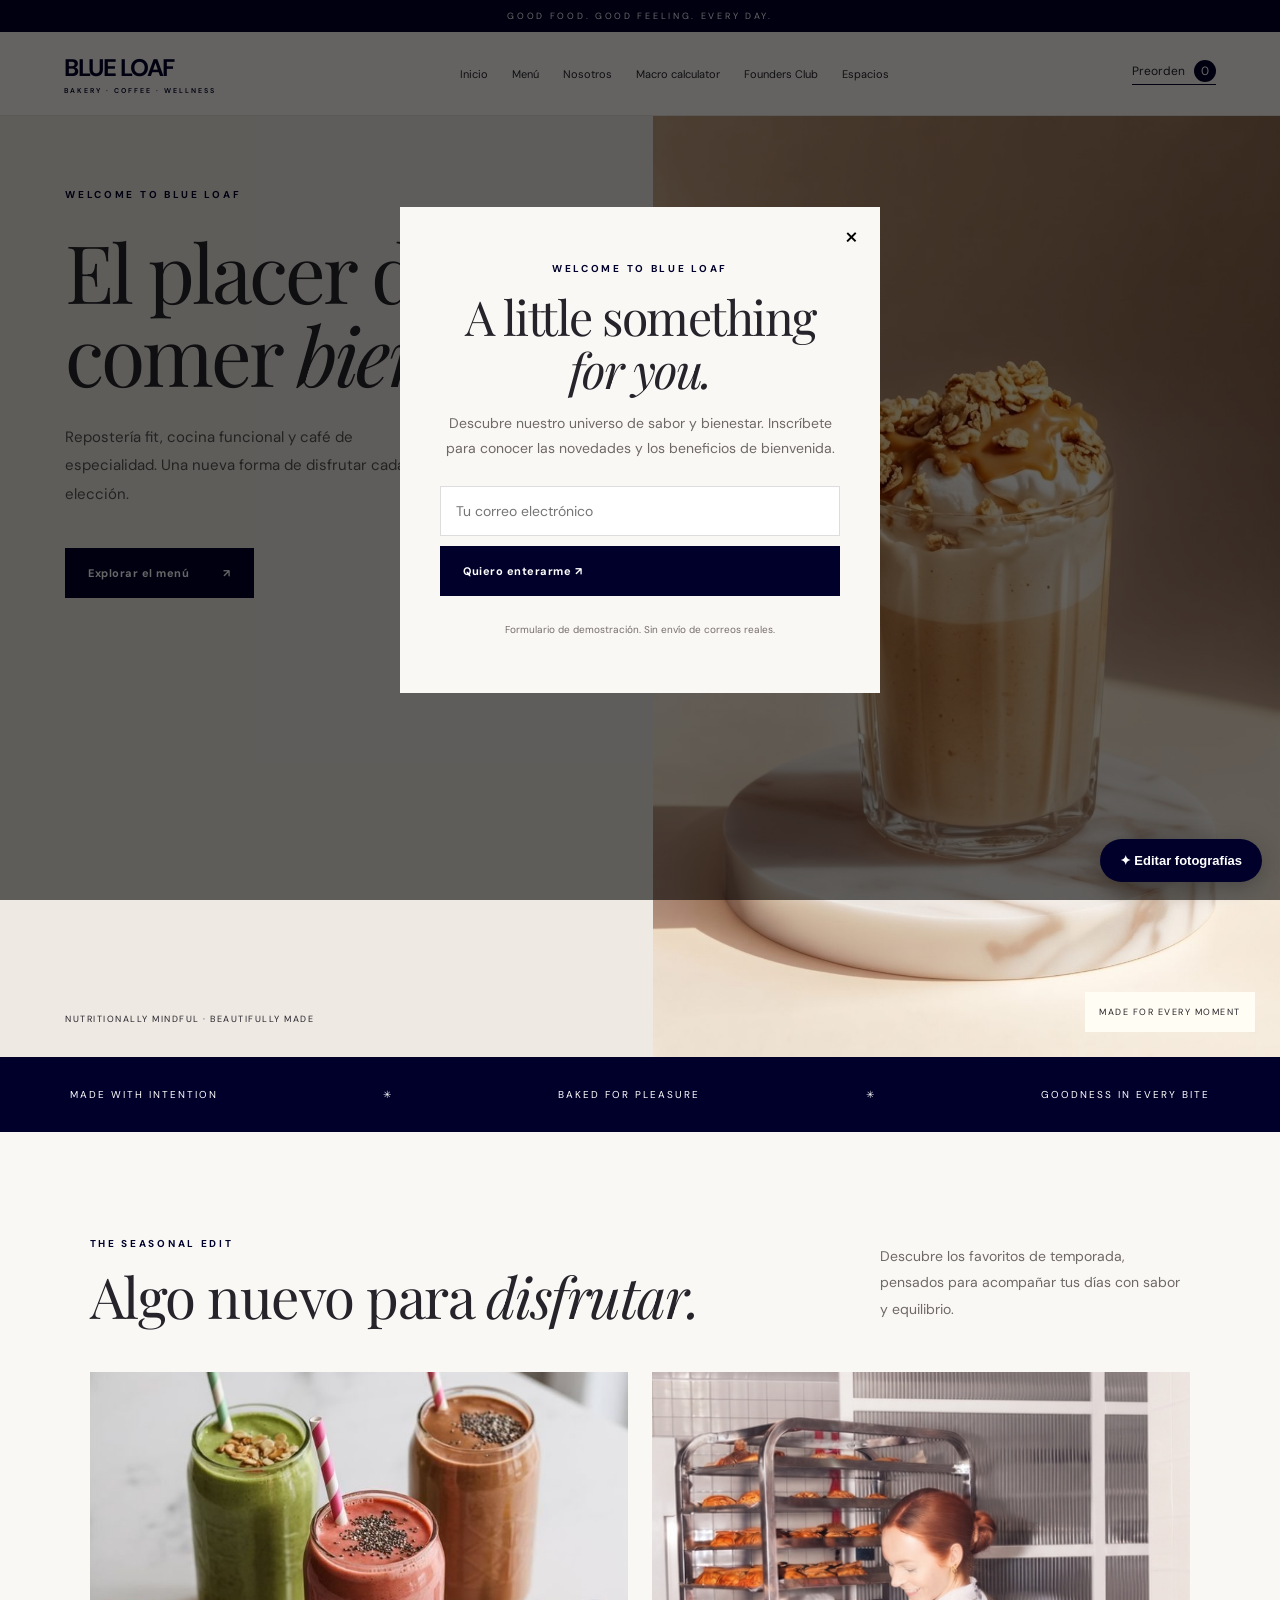
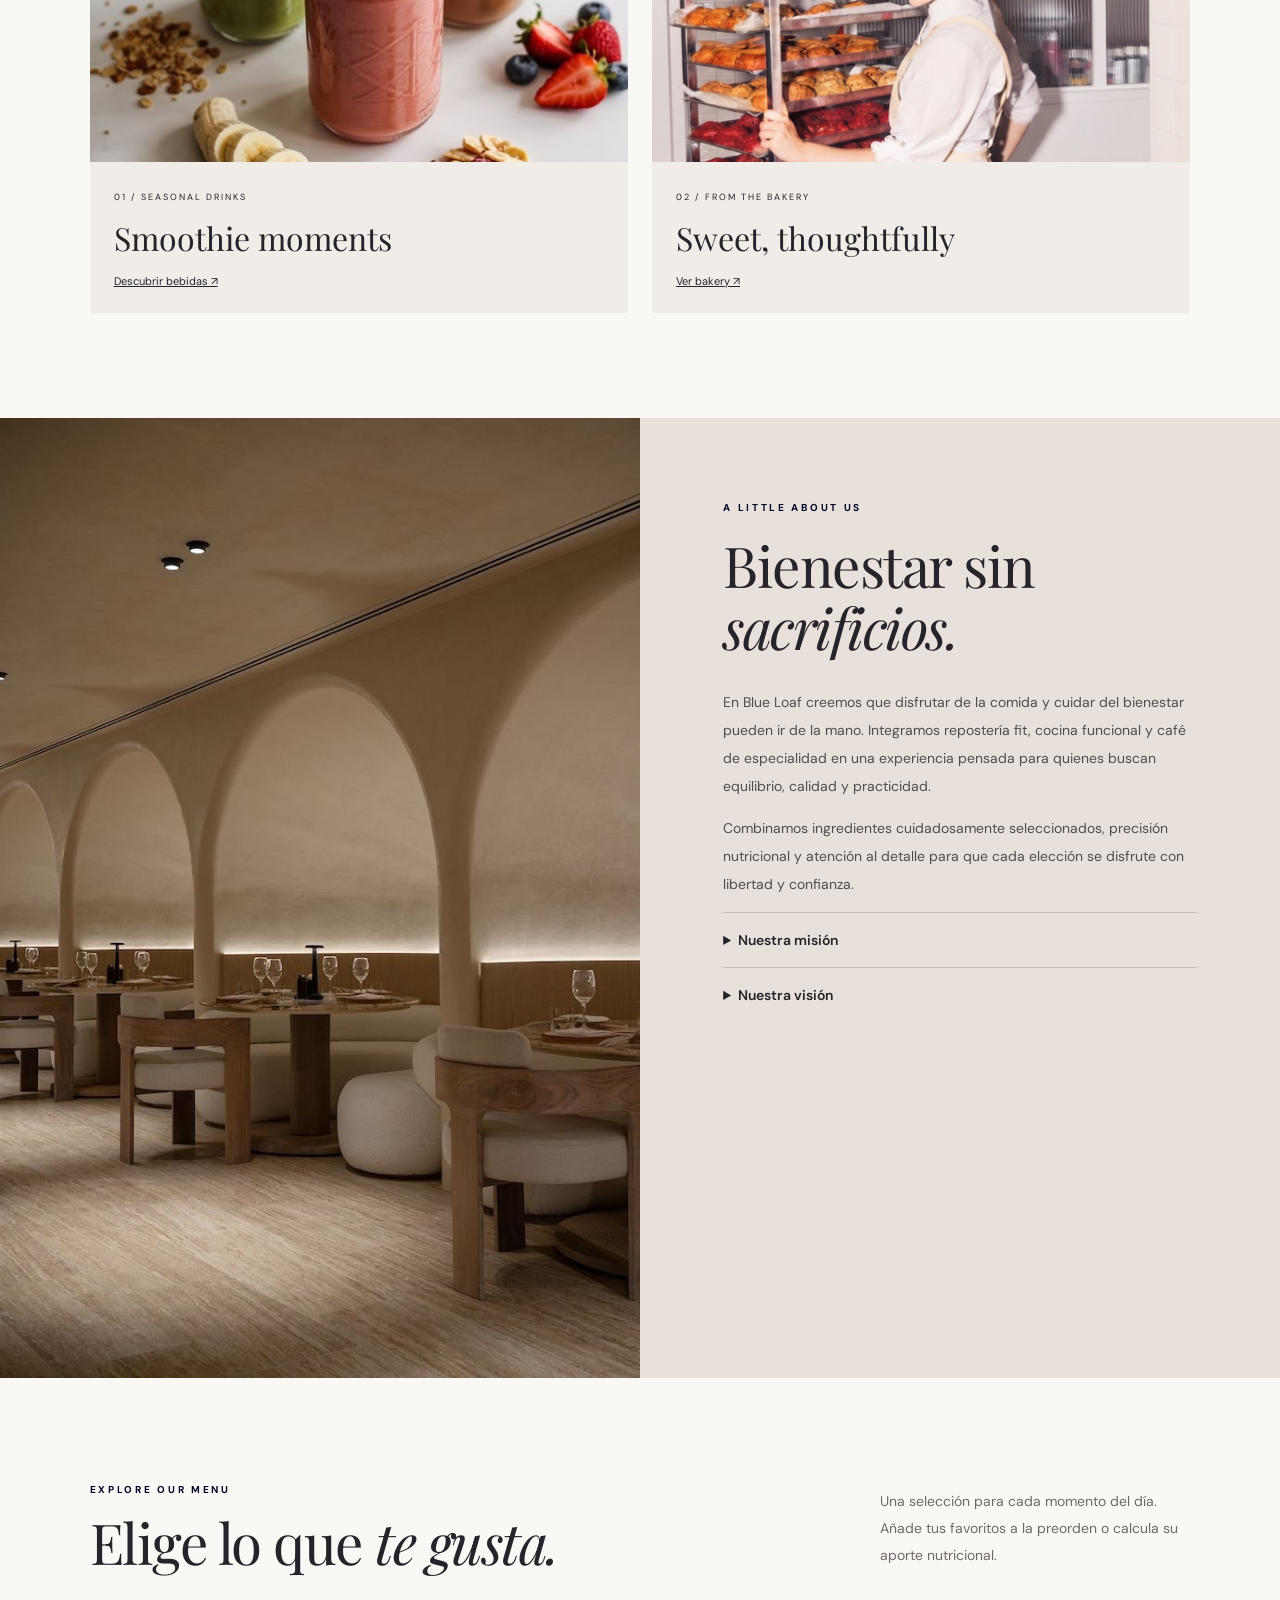
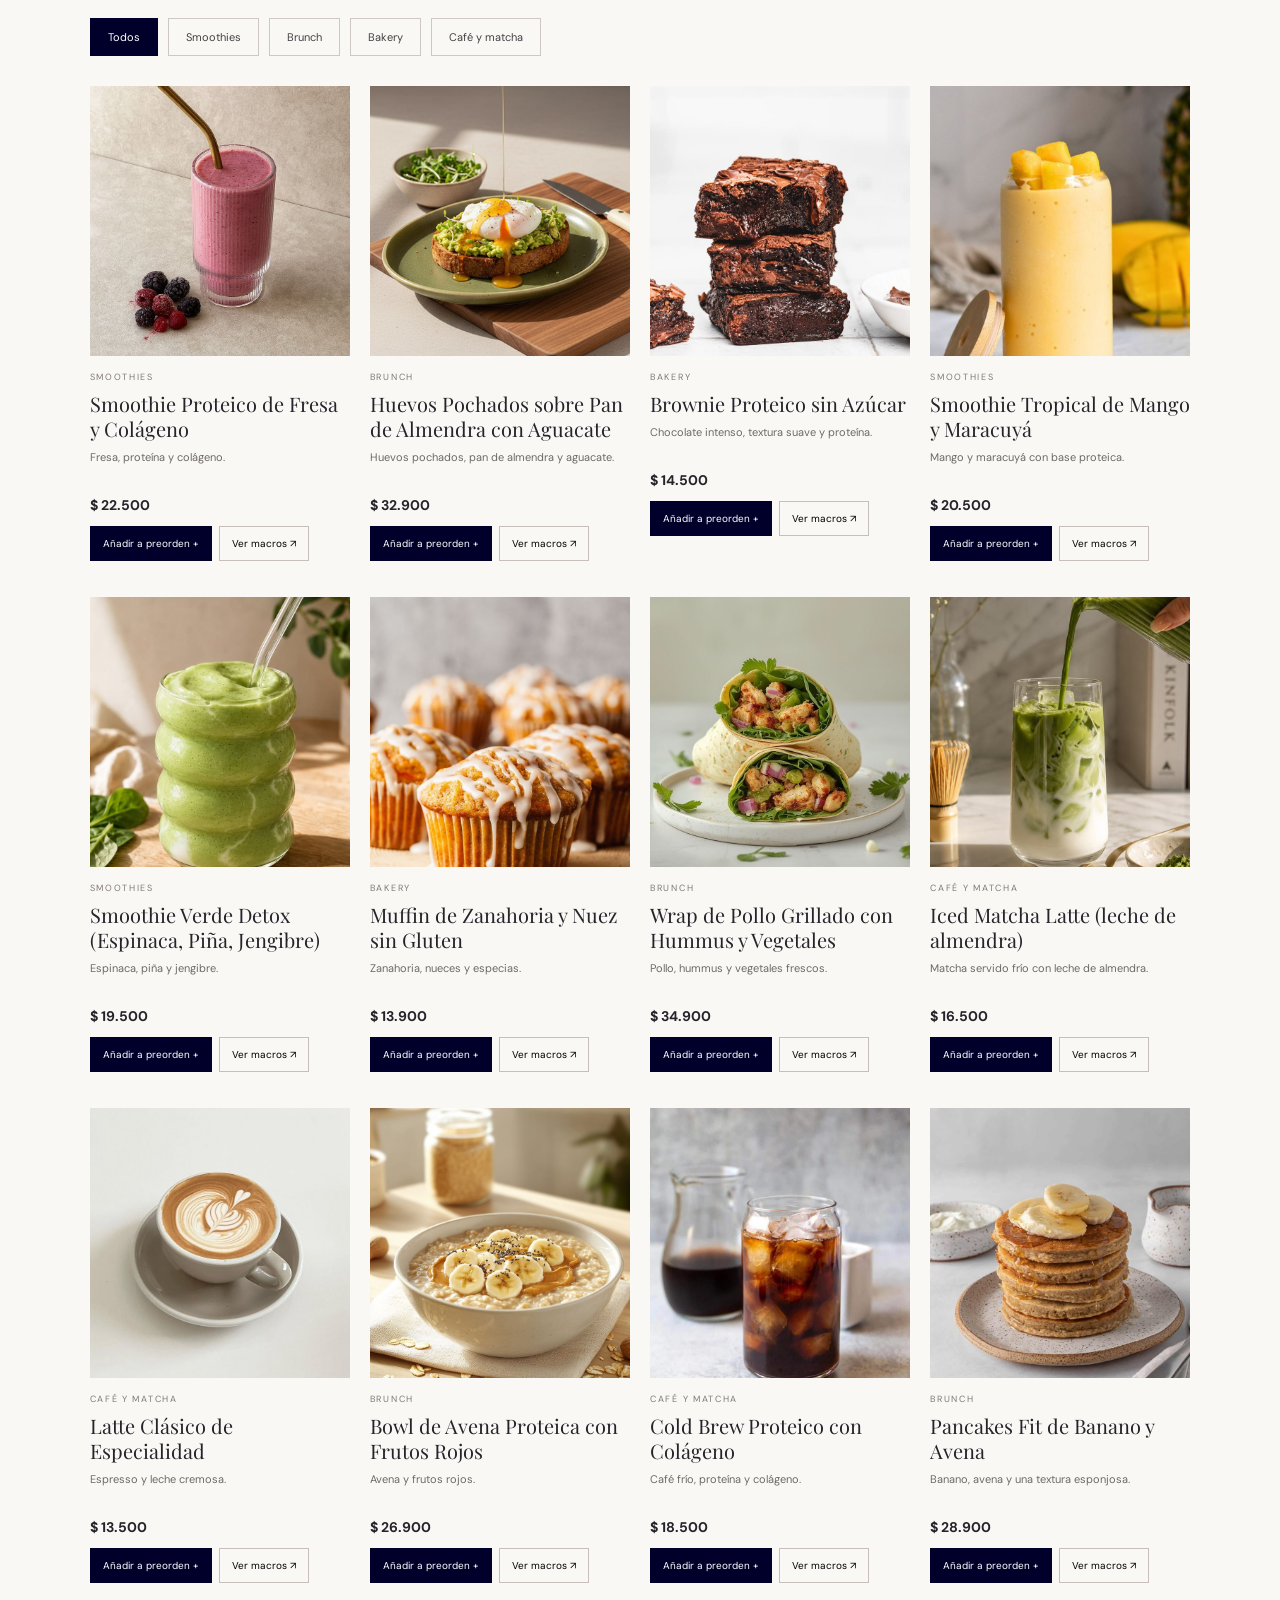
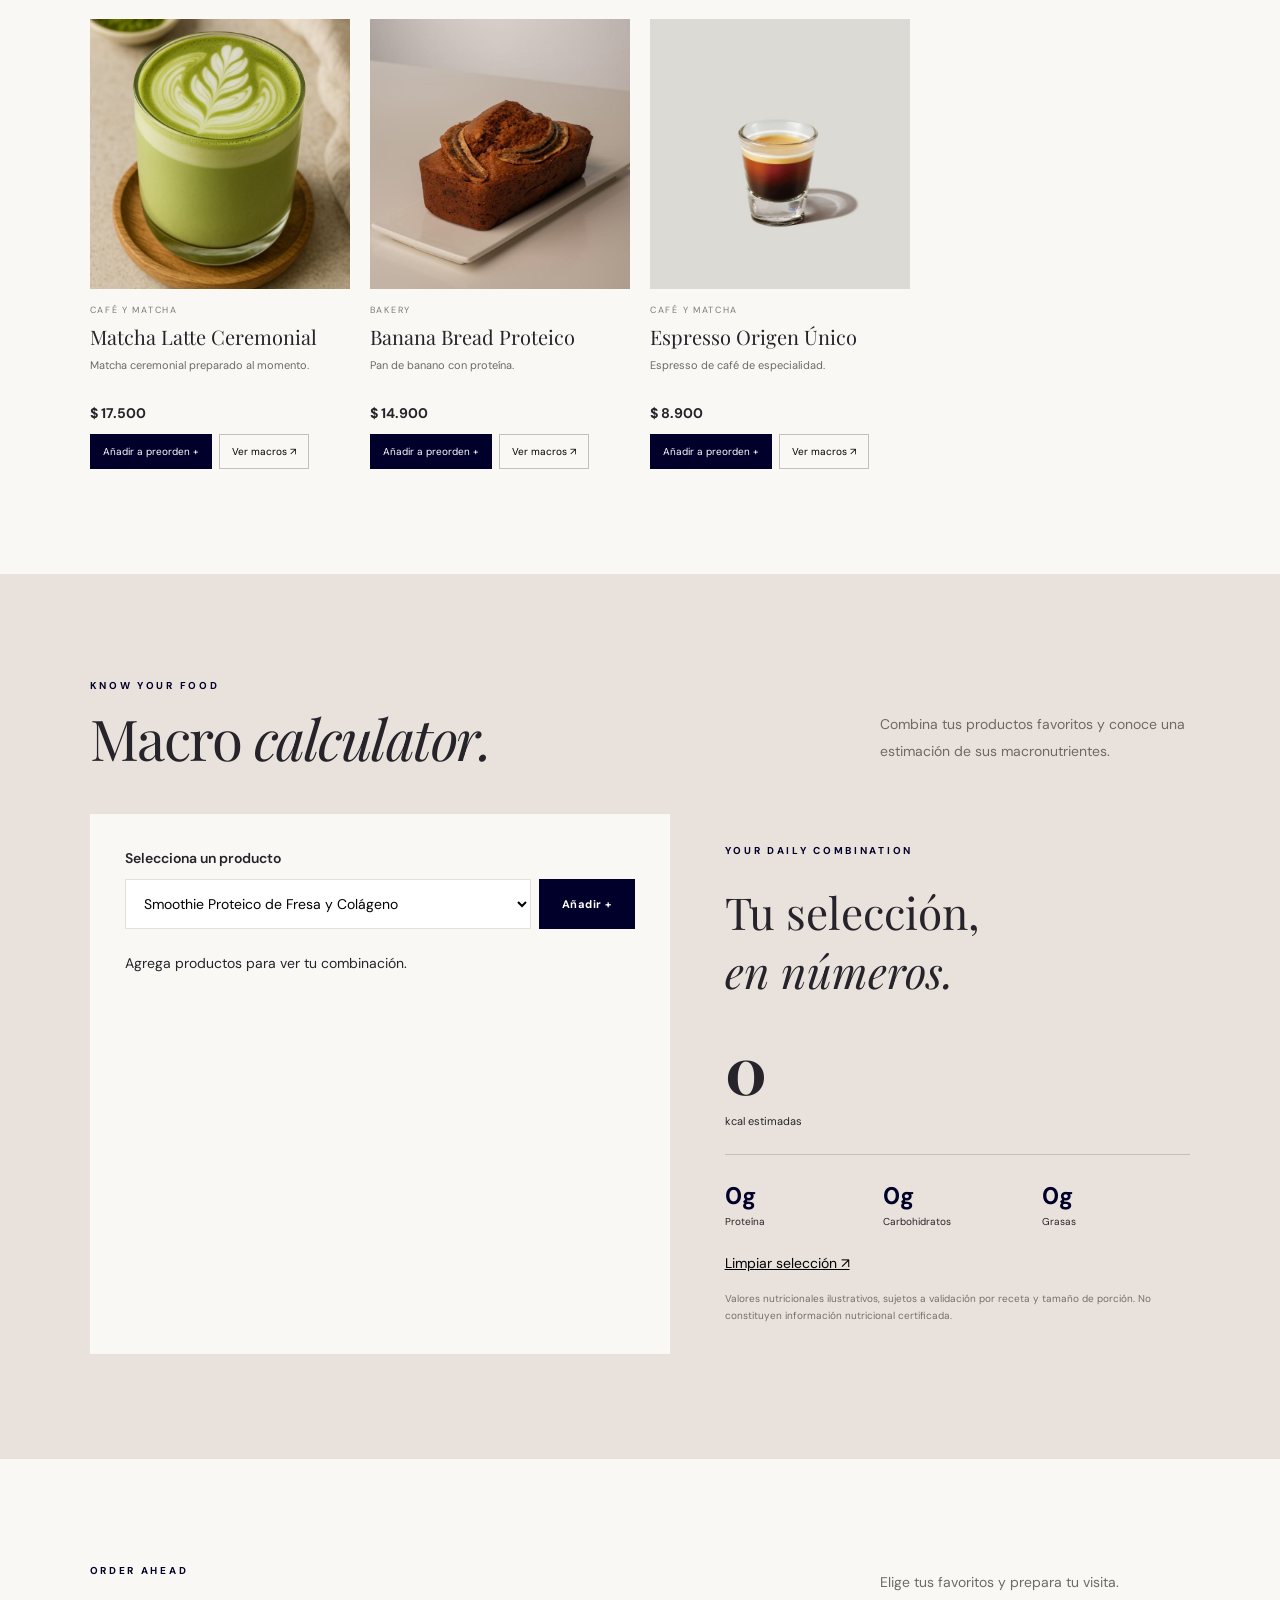
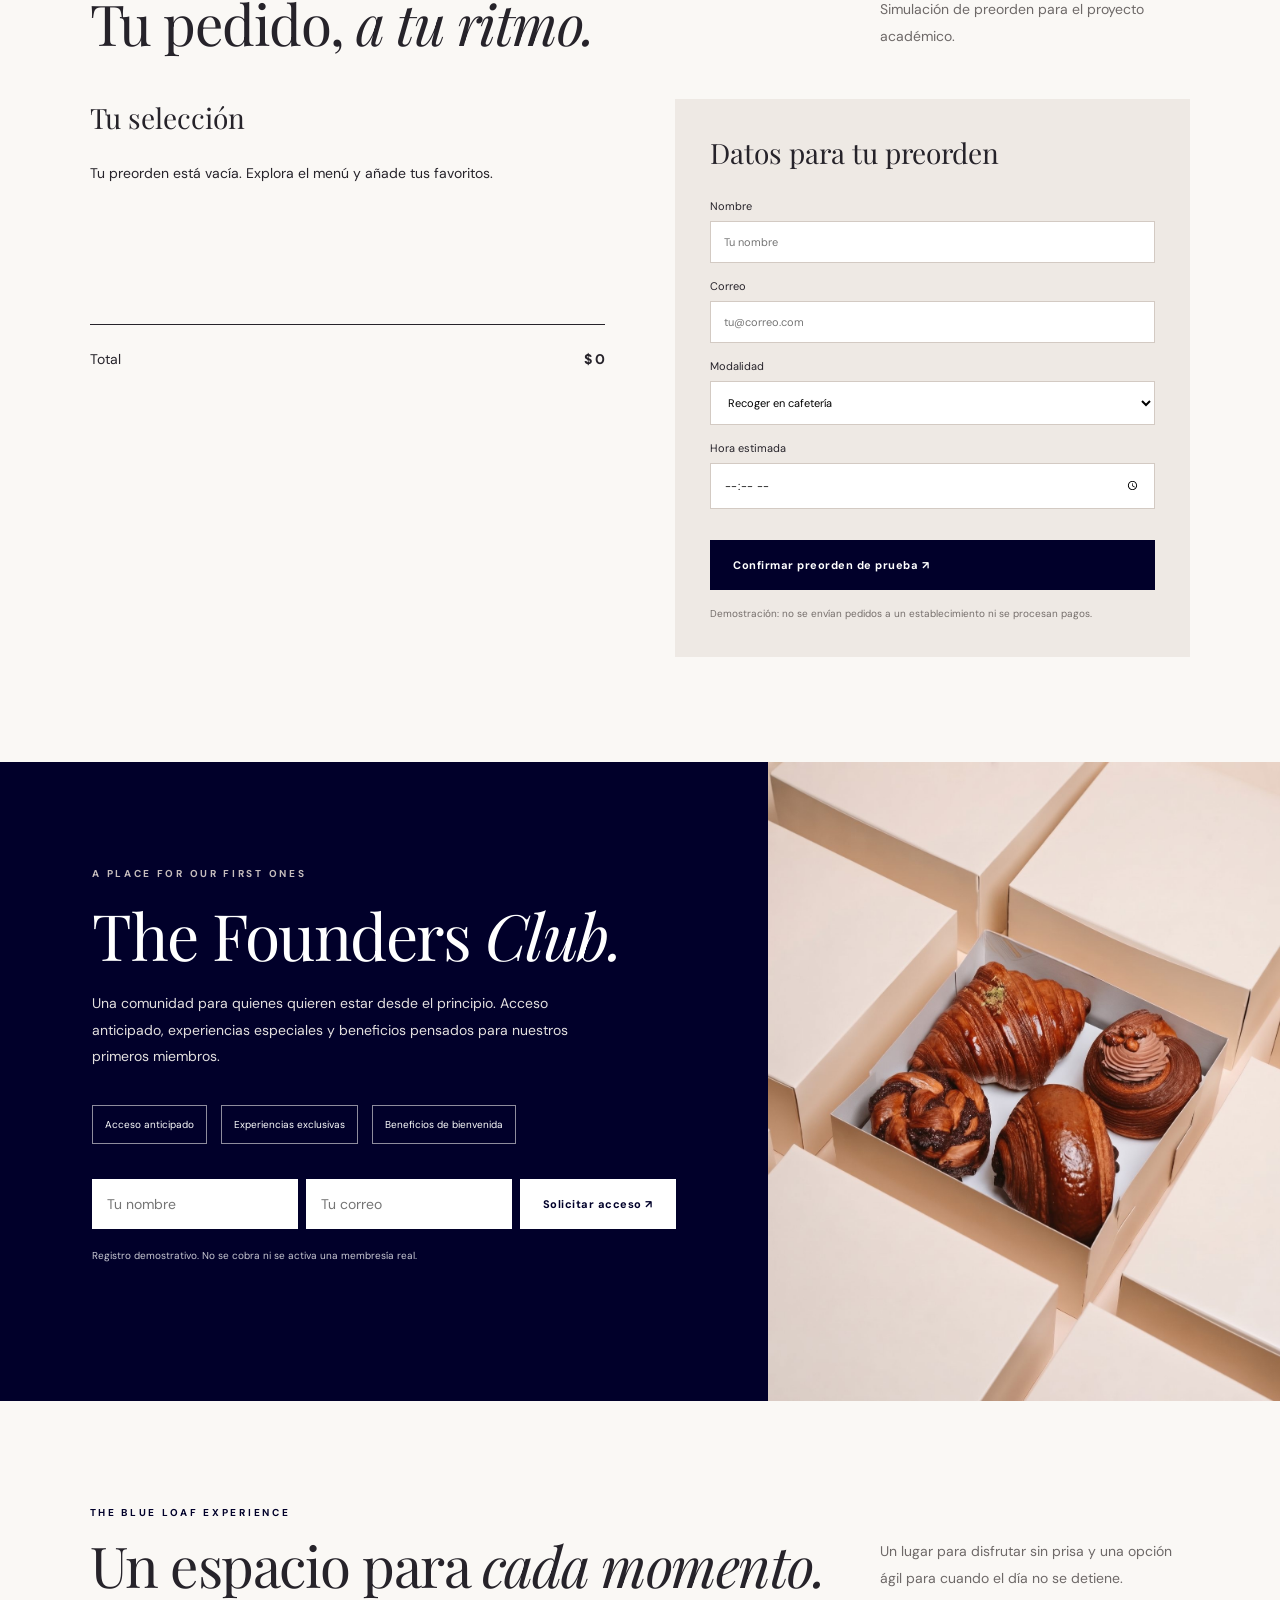
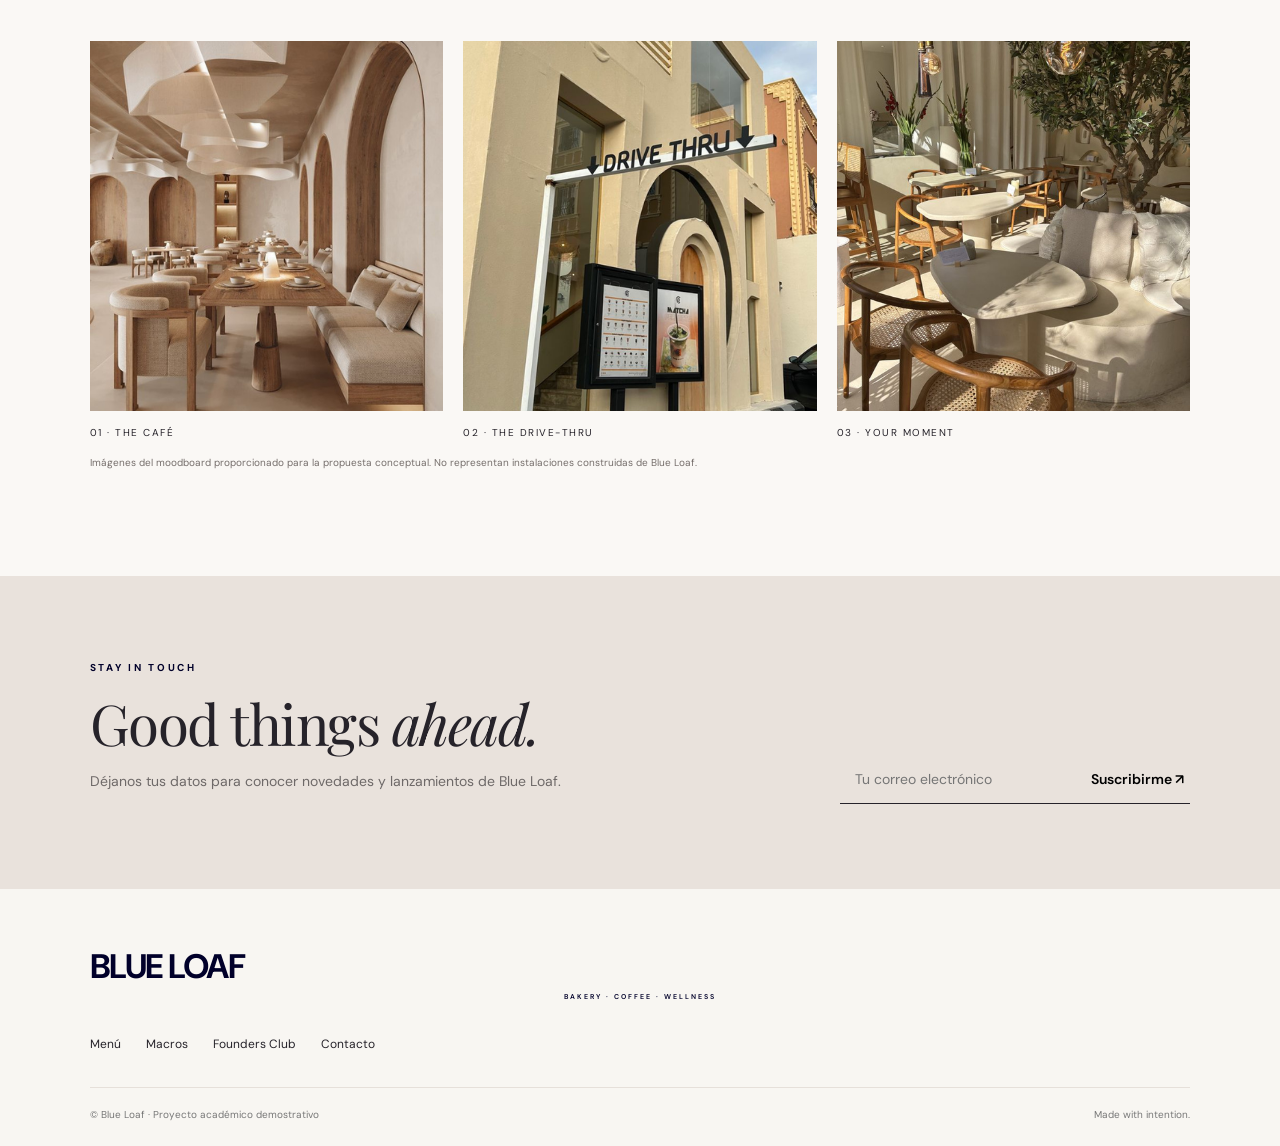
<file: index.html>
<!doctype html><html lang="es"><head><meta charset="UTF-8"><meta name="viewport" content="width=device-width,initial-scale=1"><meta name="theme-color" content="#faf8f5"><title>Blue Loaf | Bakery, Coffee & Wellness</title><link rel="preconnect" href="https://fonts.googleapis.com"><link rel="preconnect" href="https://fonts.gstatic.com" crossorigin><link href="https://fonts.googleapis.com/css2?family=DM+Sans:wght@400;500;600;700&family=Playfair+Display:ital,wght@0,400;0,500;1,400&display=swap" rel="stylesheet"><link rel="stylesheet" href="style.css"></head><body>
<div class="topline">GOOD FOOD. GOOD FEELING. EVERY DAY.</div><header class="nav"><a class="brand" href="#inicio">BLUE LOAF<span>BAKERY · COFFEE · WELLNESS</span></a><button id="mobileToggle" class="mobileToggle" aria-label="Abrir menú">☰</button><nav id="navlinks"><a href="#inicio">Inicio</a><a href="#menu">Menú</a><a href="#nosotros">Nosotros</a><a href="#macros">Macro calculator</a><a href="#club">Founders Club</a><a href="#espacios">Espacios</a></nav><a class="cartlink" href="#preorden">Preorden <span id="cartCount">0</span></a></header>
<main><section id="inicio" class="hero"><div class="hero-copy"><div class="eyebrow">WELCOME TO BLUE LOAF</div><h1>El placer de comer <em>bien.</em></h1><p>Repostería fit, cocina funcional y café de especialidad. Una nueva forma de disfrutar cada elección.</p><a href="#menu" class="btn dark">Explorar el menú <span>↗</span></a><div class="hero-foot">NUTRITIONALLY MINDFUL · BEAUTIFULLY MADE</div></div><div class="hero-photo"><img data-bl-slot="seccion-1" src="assets/personalizada-seccion-1.jpg" alt="Repostería artesanal de referencia estética"><div class="photo-label">MADE FOR EVERY MOMENT</div></div></section>
<section class="marquee"><span>MADE WITH INTENTION</span><span>✳</span><span>BAKED FOR PLEASURE</span><span>✳</span><span>GOODNESS IN EVERY BITE</span></section>
<section class="section editorial" id="temporada"><div class="section-head"><div><div class="eyebrow">THE SEASONAL EDIT</div><h2>Algo nuevo para <em>disfrutar.</em></h2></div><p>Descubre los favoritos de temporada, pensados para acompañar tus días con sabor y equilibrio.</p></div><div class="feature-grid"><article class="feature-card"><img data-bl-slot="seccion-2" src="assets/personalizada-seccion-2.jpg" alt="Bebida de referencia del moodboard"><div class="feature-caption"><span>01 / SEASONAL DRINKS</span><h3>Smoothie moments</h3><a href="#menu">Descubrir bebidas ↗</a></div></article><article class="feature-card"><img data-bl-slot="seccion-3" src="assets/p3_5.jpeg" alt="Panadería de referencia del moodboard"><div class="feature-caption"><span>02 / FROM THE BAKERY</span><h3>Sweet, thoughtfully</h3><a href="#menu">Ver bakery ↗</a></div></article></div></section>
<section id="nosotros" class="about"><div class="about-image"><img data-bl-slot="seccion-4" src="assets/personalizada-seccion-4.jpg" alt="Interior de cafetería, referencia del proyecto"></div><div class="about-copy"><div class="eyebrow">A LITTLE ABOUT US</div><h2>Bienestar sin <em>sacrificios.</em></h2><p>En Blue Loaf creemos que disfrutar de la comida y cuidar del bienestar pueden ir de la mano. Integramos repostería fit, cocina funcional y café de especialidad en una experiencia pensada para quienes buscan equilibrio, calidad y practicidad.</p><p>Combinamos ingredientes cuidadosamente seleccionados, precisión nutricional y atención al detalle para que cada elección se disfrute con libertad y confianza.</p><details><summary>Nuestra misión</summary><p>Transformar la relación entre alimentación y bienestar a través de una propuesta gastronómica que integra repostería fit, cocina funcional y café de especialidad. Ofrecemos productos de calidad, información nutricional transparente y experiencias ágiles que permiten disfrutar de cada elección con libertad, equilibrio y confianza.</p></details><details><summary>Nuestra visión</summary><p>Consolidarnos como una marca referente en gastronomía funcional y estilo de vida consciente en Colombia, reconocida por integrar el disfrute gourmet, la precisión nutricional y la innovación en experiencias gastronómicas.</p></details></div></section>
<section id="menu" class="section"><div class="section-head"><div><div class="eyebrow">EXPLORE OUR MENU</div><h2>Elige lo que <em>te gusta.</em></h2></div><p>Una selección para cada momento del día. Añade tus favoritos a la preorden o calcula su aporte nutricional.</p></div><div id="filters" class="filters"></div><div id="products" class="products"></div></section>
<section id="macros" class="macro-section"><div class="section-head"><div><div class="eyebrow">KNOW YOUR FOOD</div><h2>Macro <em>calculator.</em></h2></div><p>Combina tus productos favoritos y conoce una estimación de sus macronutrientes.</p></div><div class="macro-layout"><div class="macro-picker"><label for="macroProduct">Selecciona un producto</label><div class="inline-controls"><select id="macroProduct"></select><button class="btn dark" id="addMacro">Añadir +</button></div><div id="macroItems" class="macro-items"></div></div><div class="macro-summary"><div class="eyebrow">YOUR DAILY COMBINATION</div><h3>Tu selección,<br><em>en números.</em></h3><div class="macro-total"><strong id="calTotal">0</strong><span>kcal estimadas</span></div><div class="macro-stats"><div><strong id="proteinTotal">0g</strong><span>Proteína</span></div><div><strong id="carbsTotal">0g</strong><span>Carbohidratos</span></div><div><strong id="fatTotal">0g</strong><span>Grasas</span></div></div><button class="text-btn" id="resetMacros">Limpiar selección ↗</button><small>Valores nutricionales ilustrativos, sujetos a validación por receta y tamaño de porción. No constituyen información nutricional certificada.</small></div></div></section>
<section id="preorden" class="section preorder"><div class="section-head"><div><div class="eyebrow">ORDER AHEAD</div><h2>Tu pedido, <em>a tu ritmo.</em></h2></div><p>Elige tus favoritos y prepara tu visita. Simulación de preorden para el proyecto académico.</p></div><div class="order-layout"><div><h3>Tu selección</h3><div id="cartItems" class="cart-items"></div><div class="order-total">Total <strong id="cartTotal">$0</strong></div></div><form id="orderForm" class="form"><h3>Datos para tu preorden</h3><label>Nombre<input required name="name" placeholder="Tu nombre"></label><label>Correo<input required type="email" name="email" placeholder="tu@correo.com"></label><label>Modalidad<select name="method"><option>Recoger en cafetería</option><option>Recoger en drive-thru</option></select></label><label>Hora estimada<input required type="time" name="time"></label><button class="btn dark" type="submit">Confirmar preorden de prueba ↗</button><small>Demostración: no se envían pedidos a un establecimiento ni se procesan pagos.</small></form></div></section>
<section id="club" class="club"><div class="club-content"><div class="eyebrow">A PLACE FOR OUR FIRST ONES</div><h2>The Founders <em>Club.</em></h2><p>Una comunidad para quienes quieren estar desde el principio. Acceso anticipado, experiencias especiales y beneficios pensados para nuestros primeros miembros.</p><div class="club-perks"><span>Acceso anticipado</span><span>Experiencias exclusivas</span><span>Beneficios de bienvenida</span></div><form id="clubForm" class="club-form"><input required name="name" placeholder="Tu nombre" aria-label="Nombre"><input required type="email" name="email" placeholder="Tu correo" aria-label="Correo"><button type="submit" class="btn light">Solicitar acceso ↗</button></form><small>Registro demostrativo. No se cobra ni se activa una membresía real.</small></div><div class="club-image"><img data-bl-slot="seccion-5" src="assets/personalizada-seccion-5.jpg" alt="Referencia de presentación de producto"></div></section>
<section id="espacios" class="section spaces"><div class="section-head"><div><div class="eyebrow">THE BLUE LOAF EXPERIENCE</div><h2>Un espacio para <em>cada momento.</em></h2></div><p>Un lugar para disfrutar sin prisa y una opción ágil para cuando el día no se detiene.</p></div><div class="space-grid"><figure><img data-bl-slot="seccion-6" src="assets/p1_4.jpeg" alt="Referencia de interior de cafetería"><figcaption>01 · THE CAFÉ</figcaption></figure><figure><img data-bl-slot="seccion-7" src="assets/p2_1.png" alt="Referencia de drive-thru"><figcaption>02 · THE DRIVE-THRU</figcaption></figure><figure><img data-bl-slot="seccion-8" src="assets/p1_2.jpeg" alt="Referencia de espacio interior"><figcaption>03 · YOUR MOMENT</figcaption></figure></div><small class="disclaimer">Imágenes del moodboard proporcionado para la propuesta conceptual. No representan instalaciones construidas de Blue Loaf.</small></section>
<section id="contacto" class="contact"><div><div class="eyebrow">STAY IN TOUCH</div><h2>Good things <em>ahead.</em></h2><p>Déjanos tus datos para conocer novedades y lanzamientos de Blue Loaf.</p></div><form id="newsletterForm" class="newsletter"><input required type="email" name="email" placeholder="Tu correo electrónico" aria-label="Correo electrónico"><button type="submit">Suscribirme ↗</button></form></section></main><footer><div class="footer-brand">BLUE LOAF<span>BAKERY · COFFEE · WELLNESS</span></div><div class="footer-links"><a href="#menu">Menú</a><a href="#macros">Macros</a><a href="#club">Founders Club</a><a href="#contacto">Contacto</a></div><div class="footer-bottom"><span>© Blue Loaf · Proyecto académico demostrativo</span><span>Made with intention.</span></div></footer>
<div id="toast" role="status" aria-live="polite"></div><div class="modal-backdrop" id="welcomeModal" hidden><div class="modal"><button id="closeModal" class="modal-close" aria-label="Cerrar">×</button><div class="eyebrow">WELCOME TO BLUE LOAF</div><h2>A little something <em>for you.</em></h2><p>Descubre nuestro universo de sabor y bienestar. Inscríbete para conocer las novedades y los beneficios de bienvenida.</p><form id="welcomeForm"><input type="email" required placeholder="Tu correo electrónico" aria-label="Correo"><button class="btn dark">Quiero enterarme ↗</button></form><small>Formulario de demostración. Sin envío de correos reales.</small></div></div><script src="products.js"></script><script src="editor.js" defer></script><script src="app.js"></script></body></html>
</file>
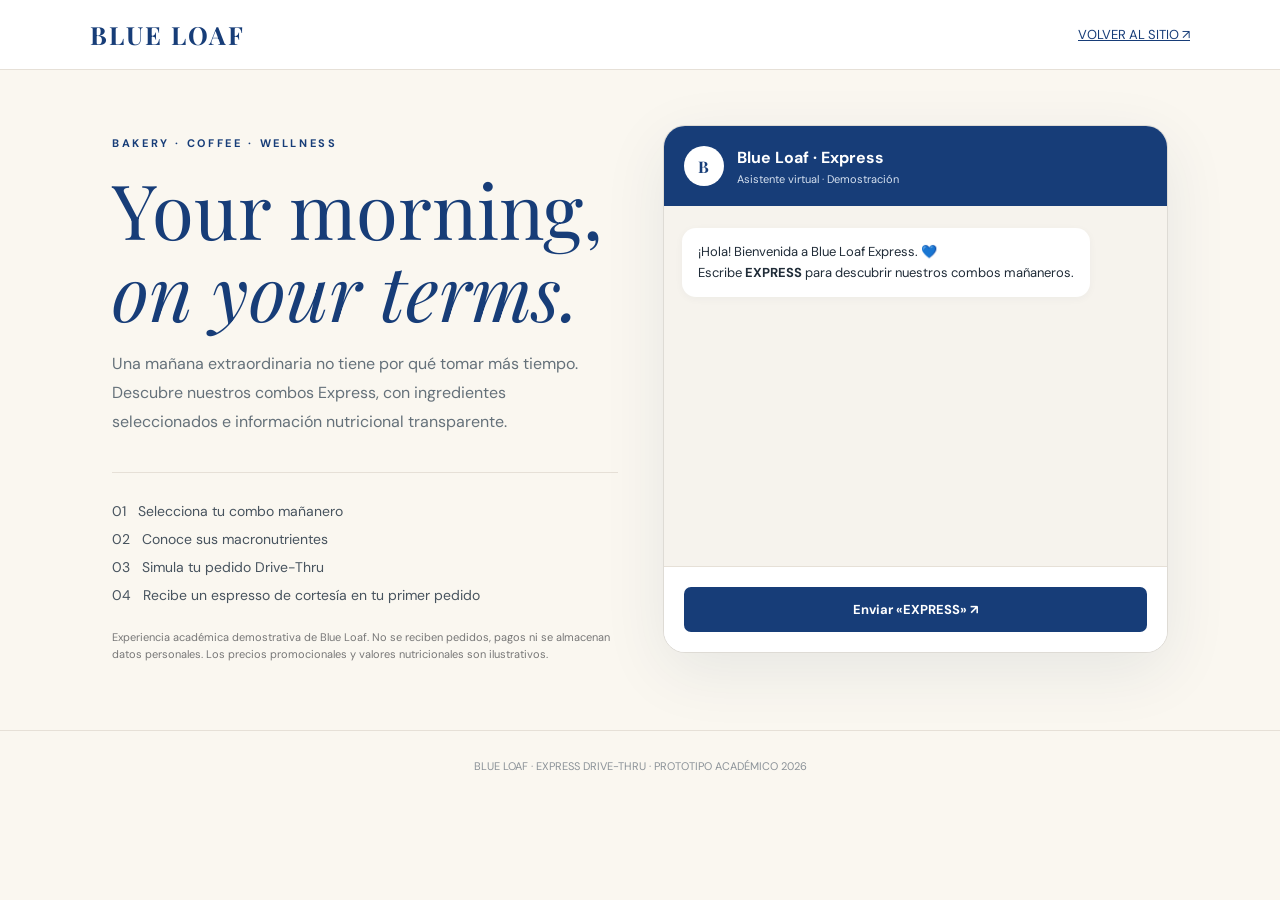
<file: express.html>
<!doctype html><html lang="es"><head><meta charset="utf-8"><meta name="viewport" content="width=device-width,initial-scale=1"><title>Blue Loaf | Express Drive-Thru</title><link href="https://fonts.googleapis.com/css2?family=DM+Sans:wght@400;500;600;700&family=Playfair+Display:ital,wght@0,400;0,500;1,400&display=swap" rel="stylesheet"><style>:root{--blue:#173d78;--cream:#faf7f0;--line:#e6e0d7}*{box-sizing:border-box}body{margin:0;background:var(--cream);font-family:'DM Sans',sans-serif;color:#202c38}header{padding:18px max(5%,calc((100% - 1100px)/2));display:flex;justify-content:space-between;align-items:center;border-bottom:1px solid var(--line);background:#fff}header strong{font-family:'Playfair Display',serif;font-size:25px;letter-spacing:.08em;color:var(--blue)}header a{font-size:13px;color:var(--blue)}main{max-width:1100px;margin:0 auto;padding:55px 22px;display:grid;grid-template-columns:1fr 1fr;gap:45px;align-items:start}.eyebrow{font-size:11px;letter-spacing:.24em;color:var(--blue);font-weight:700}h1{font-family:'Playfair Display',serif;font-size:clamp(42px,6vw,76px);font-weight:400;line-height:1.08;color:var(--blue);margin:18px 0}h1 em{font-weight:400}.intro{line-height:1.8;color:#65717a;max-width:470px}.perks{border-top:1px solid var(--line);margin-top:35px;padding-top:24px;line-height:2;color:#47535e;font-size:14px}.phone{background:#fff;border:1px solid #dedbd5;border-radius:22px;overflow:hidden;box-shadow:0 18px 65px #102d5415}.phone-head{background:var(--blue);color:#fff;padding:20px;display:flex;gap:13px;align-items:center}.avatar{width:40px;height:40px;border-radius:50%;background:#fff;color:var(--blue);display:grid;place-items:center;font-family:'Playfair Display',serif;font-weight:700}.phone-head small{display:block;color:#d6e1f0;font-size:11px;margin-top:4px}.chat{background:#f6f3ed;min-height:360px;max-height:590px;overflow-y:auto;padding:22px 18px;display:flex;flex-direction:column;gap:13px}.bubble{padding:13px 16px;max-width:90%;font-size:13px;line-height:1.65;border-radius:14px;background:white;box-shadow:0 2px 8px #1c33500a;white-space:pre-line}.bubble.me{align-self:flex-end;background:#dce8dc}.bubble.bot{align-self:flex-start}.controls{padding:20px;border-top:1px solid var(--line);background:#fff}.action,button{background:var(--blue);color:#fff;border:0;border-radius:7px;padding:14px 20px;font-family:inherit;font-size:13px;font-weight:700;cursor:pointer}.action:hover,button:hover{background:#275b9e}.action{width:100%}button:disabled{opacity:.45;cursor:not-allowed}input{width:100%;border:1px solid #d8d8d8;padding:13px;border-radius:6px;font:inherit;font-size:13px;margin-bottom:10px;background:white}.hint{font-size:11px;color:#78818a;margin-top:12px;line-height:1.5}.combo{border:1px solid #e3dfd7;background:#fff;border-radius:9px;padding:14px;margin-bottom:11px}.combo h3{font-family:'Playfair Display',serif;color:var(--blue);font-size:21px;font-weight:400;margin:0 0 5px}.combo p{font-size:12px;color:#626a72;line-height:1.5;margin:5px 0}.combo .price{font-weight:700;color:var(--blue);font-size:17px;margin:9px 0}.combo button{padding:10px 13px;width:100%}.fine{font-size:11px;line-height:1.6;color:#777;margin-top:20px}.success{background:#edf4e9;border:1px solid #c7dec3;padding:18px;border-radius:8px;color:#285b35;font-size:13px;line-height:1.7}footer{text-align:center;padding:28px;font-size:11px;color:#8b9298;border-top:1px solid var(--line)}@media(max-width:750px){main{grid-template-columns:1fr;padding-top:35px;gap:25px}.phone{max-width:540px;width:100%;margin:auto}header{padding:16px 22px}}</style></head><body><header><strong>BLUE LOAF</strong><a href="index.html">VOLVER AL SITIO ↗</a></header><main><section><p class="eyebrow">BAKERY · COFFEE · WELLNESS</p><h1>Your morning,<br><em>on your terms.</em></h1><p class="intro">Una mañana extraordinaria no tiene por qué tomar más tiempo. Descubre nuestros combos Express, con ingredientes seleccionados e información nutricional transparente.</p><div class="perks">01 &nbsp; Selecciona tu combo mañanero<br>02 &nbsp; Conoce sus macronutrientes<br>03 &nbsp; Simula tu pedido Drive-Thru<br>04 &nbsp; Recibe un espresso de cortesía en tu primer pedido</div><p class="fine">Experiencia académica demostrativa de Blue Loaf. No se reciben pedidos, pagos ni se almacenan datos personales. Los precios promocionales y valores nutricionales son ilustrativos.</p></section><section class="phone"><div class="phone-head"><div class="avatar">B</div><div><strong>Blue Loaf · Express</strong><small>Asistente virtual · Demostración</small></div></div><div class="chat" id="chat" aria-live="polite"><div class="bubble bot">¡Hola! Bienvenida a Blue Loaf Express. 💙<br>Escribe <b>EXPRESS</b> para descubrir nuestros combos mañaneros.</div></div><div class="controls" id="controls"><button class="action" onclick="start()">Enviar «EXPRESS» ↗</button></div></section></main><footer>BLUE LOAF · EXPRESS DRIVE-THRU · PROTOTIPO ACADÉMICO 2026</footer><script>const chat=document.getElementById('chat'),controls=document.getElementById('controls');const combos=[{name:'The Morning Ritual',desc:'Latte Clásico de Especialidad + Banana Bread Proteico',price:25900,kcal:400,p:22,c:42,f:16},{name:'The Matcha Edit',desc:'Iced Matcha Latte + Muffin de Zanahoria y Nuez sin Gluten',price:26900,kcal:380,p:12,c:38,f:21},{name:'The Power Start',desc:'Cold Brew Proteico con Colágeno + Bowl de Avena Proteica con Frutos Rojos',price:39900,kcal:520,p:51,c:53,f:12}];const pesos=n=>new Intl.NumberFormat('es-CO',{style:'currency',currency:'COP',maximumFractionDigits:0}).format(n);function msg(t,who='bot'){let d=document.createElement('div');d.className='bubble '+who;d.textContent=t;chat.appendChild(d);chat.scrollTop=chat.scrollHeight}function start(){msg('EXPRESS','me');msg('¡Qué gusto acompañarte! Para desbloquear el catálogo, completa tus datos. Esta es una simulación y no guardaremos tu información.');controls.innerHTML='<form id="lead"><input name="nombre" placeholder="Tu nombre" required maxlength="60" autocomplete="given-name"><input name="email" placeholder="Tu correo electrónico" type="email" required autocomplete="email"><input name="telefono" placeholder="Tu número de contacto" type="tel" required minlength="7" maxlength="20" autocomplete="tel"><button class="action">DESBLOQUEAR COMBOS ↗</button><p class="hint">Los datos solo se usan en esta pantalla para mostrar la demostración.</p></form>';document.getElementById('lead').addEventListener('submit',e=>{e.preventDefault();let fd=new FormData(e.target),name=String(fd.get('nombre')).trim();if(!name)return;window.demoName=name;msg('Datos completados','me');msg('¡Gracias, '+name+'! Estos son nuestros combos Express. Selecciona tu favorito para simular el pedido.');showCombos()})}function showCombos(){controls.innerHTML='<div id="choices"></div>';const c=document.getElementById('choices');combos.forEach((x,i)=>{let d=document.createElement('div');d.className='combo';let h=document.createElement('h3');h.textContent=x.name;let p=document.createElement('p');p.textContent=x.desc;let price=document.createElement('div');price.className='price';price.textContent=pesos(x.price);let macros=document.createElement('p');macros.textContent=`${x.kcal} kcal · ${x.p} g proteína · ${x.c} g carbohidratos · ${x.f} g grasas`;let b=document.createElement('button');b.textContent='ELEGIR ESTE COMBO ↗';b.onclick=()=>select(i);d.append(h,p,price,macros,b);c.appendChild(d)});let hint=document.createElement('p');hint.className='hint';hint.textContent='Macros estimados: suma de las fichas ilustrativas del menú. No constituyen una validación nutricional.';c.appendChild(hint)}function select(i){let x=combos[i];msg(x.name+' · '+pesos(x.price),'me');msg('Excelente elección. Tu pedido incluye '+x.desc+'.\nAdemás, en esta simulación agregamos un Espresso Origen Único de cortesía por tu primer pedido.\nTotal: '+pesos(x.price)+' (sin cobro real).');controls.innerHTML='<label style="font-size:12px;display:block;margin-bottom:9px">Horario estimado de recogida</label><input type="time" id="pickup" required value="09:30"><button class="action" id="confirm">CONFIRMAR PEDIDO DEMOSTRATIVO ↗</button><p class="hint">No se enviará ningún pedido a un establecimiento real.</p>';document.getElementById('confirm').onclick=()=>confirmOrder(i)}function confirmOrder(i){const t=document.getElementById('pickup').value;if(!t){alert('Selecciona una hora');return}let x=combos[i];msg('Confirmar recogida a las '+t,'me');msg('¡Tu experiencia Express está lista! 💙\nCombo: '+x.name+'\nHora ilustrativa: '+t+'\nTotal demostrativo: '+pesos(x.price)+'\nEspresso de cortesía incluido.\n\nEste es un pedido simulado: no se ha enviado ni cobrado.');controls.innerHTML='<div class="success"><strong>✓ Pedido demostrativo completado</strong><br>Tu recorrido de Blue Loaf Express ha finalizado correctamente.</div><button class="action" style="margin-top:12px" onclick="reset()">INICIAR OTRA DEMOSTRACIÓN</button>'}function reset(){chat.innerHTML='';msg('¡Hola! Escribe EXPRESS para comenzar.');controls.innerHTML='<button class="action" onclick="start()">Enviar «EXPRESS» ↗</button>'}</script></body></html>
</file>
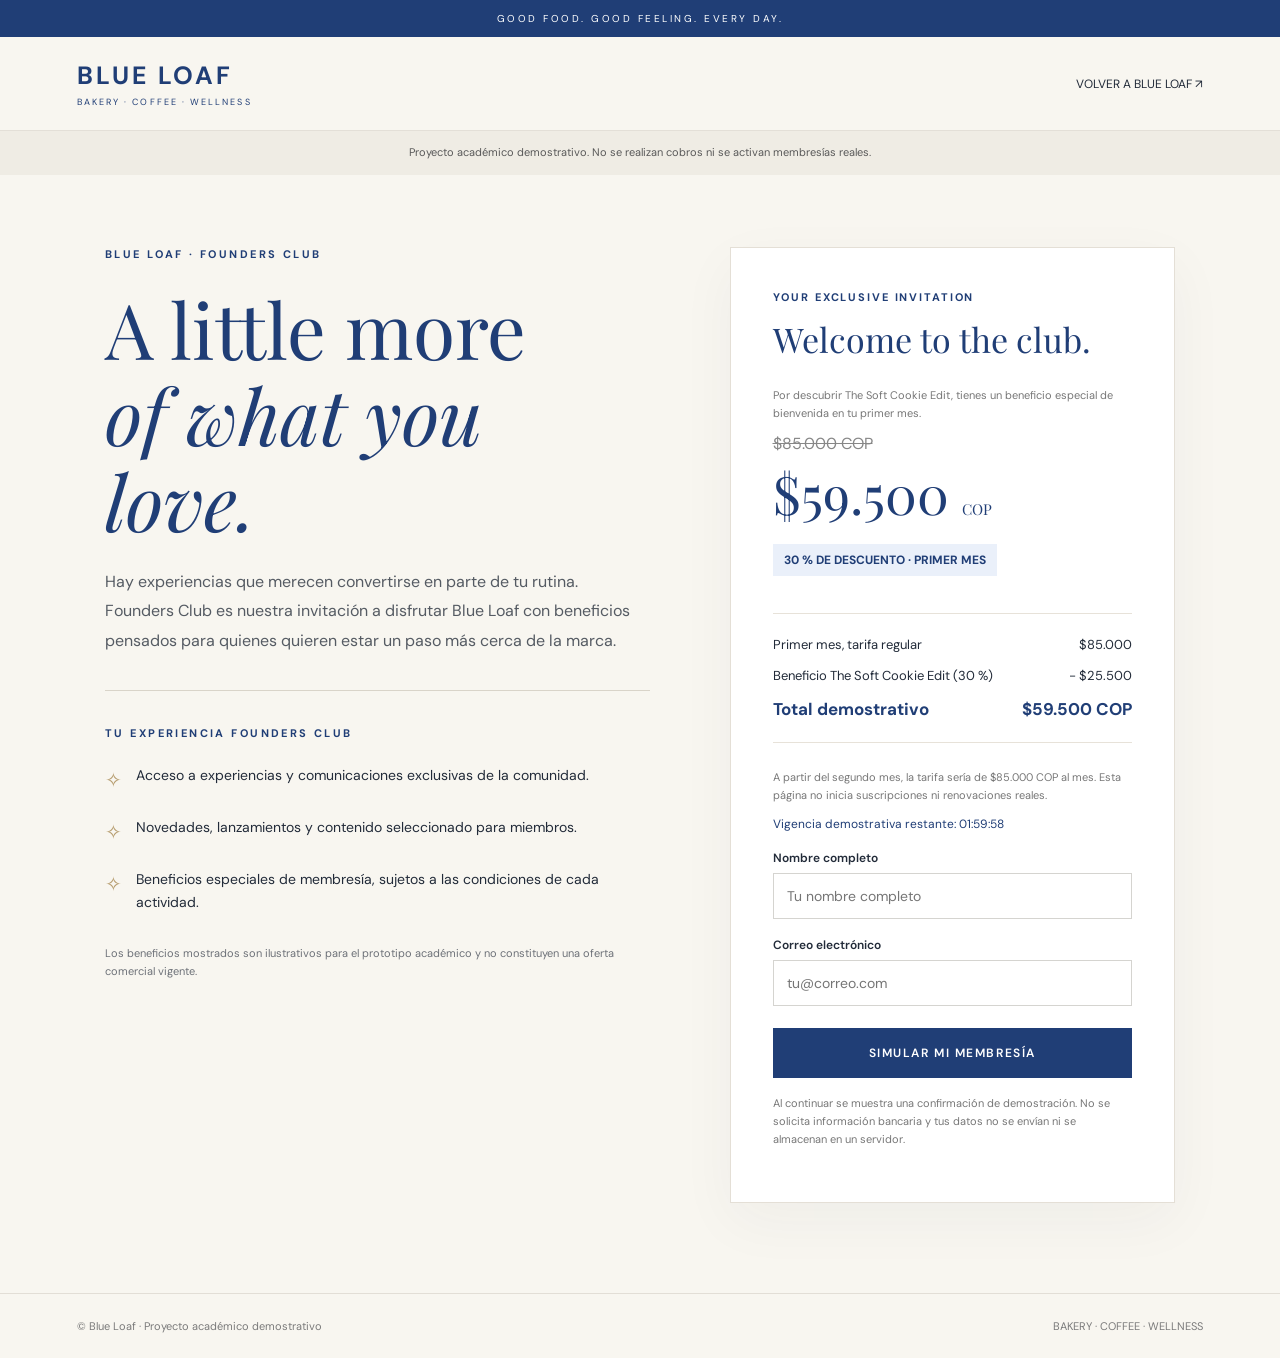
<file: founders.html>
<!doctype html>
<html lang="es">
<head>
<meta charset="utf-8"><meta name="viewport" content="width=device-width, initial-scale=1">
<meta name="theme-color" content="#f8f6f0"><title>Founders Club | Blue Loaf</title>
<link rel="preconnect" href="https://fonts.googleapis.com"><link rel="preconnect" href="https://fonts.gstatic.com" crossorigin>
<link href="https://fonts.googleapis.com/css2?family=DM+Sans:wght@400;500;600;700&family=Playfair+Display:ital,wght@0,400;0,500;1,400&display=swap" rel="stylesheet">
<style>
:root{--blue:#203e76;--ivory:#f8f6f0;--ink:#222b39;--gold:#b59b6c}*{box-sizing:border-box}body{margin:0;background:var(--ivory);color:var(--ink);font-family:'DM Sans',sans-serif}a{color:inherit}.top{background:var(--blue);color:#fff;text-align:center;font-size:10px;letter-spacing:.25em;padding:12px}.nav{display:flex;justify-content:space-between;align-items:center;padding:22px max(6vw,20px);border-bottom:1px solid #e3dfd7}.brand{font-size:25px;font-weight:700;letter-spacing:.12em;text-decoration:none;color:var(--blue)}.brand span{display:block;font-size:9px;letter-spacing:.23em;font-weight:400;margin-top:4px}.back{font-size:12px;text-decoration:none}.wrap{max-width:1120px;margin:0 auto;padding:72px 25px 90px;display:grid;grid-template-columns:1.1fr .9fr;gap:80px;align-items:start}.eyebrow{color:var(--blue);font-size:11px;letter-spacing:.22em;font-weight:700;margin:0 0 24px}.heading{font-family:'Playfair Display',serif;font-size:clamp(45px,6vw,78px);font-weight:400;line-height:1.12;margin:0 0 24px;color:var(--blue)}.heading em{font-weight:400}.lead{font-size:16px;line-height:1.85;color:#555b63;max-width:560px}.rule{height:1px;background:#d9d4c9;margin:35px 0}.perks{display:grid;gap:20px}.perk{display:flex;gap:14px;align-items:flex-start;font-size:14px;line-height:1.6}.check{color:var(--gold);font-size:20px}.note{font-size:11px;line-height:1.6;color:#6d7178;margin-top:32px}.panel{background:#fff;border:1px solid #e4dfd6;padding:42px;box-shadow:0 18px 55px #23334d0b}.panel-kicker{font-size:11px;letter-spacing:.17em;color:var(--blue);font-weight:700}.panel h2{font-family:'Playfair Display',serif;color:var(--blue);font-weight:400;font-size:34px;margin:12px 0 24px}.price-old{text-decoration:line-through;color:#878787;font-size:16px}.price{font-family:'Playfair Display',serif;font-size:53px;color:var(--blue);margin:4px 0}.discount{display:inline-block;background:#eaf0fa;color:var(--blue);padding:8px 11px;font-size:12px;font-weight:700;margin:12px 0}.summary{border-top:1px solid #e7e2d9;border-bottom:1px solid #e7e2d9;padding:22px 0;margin:25px 0;display:grid;gap:14px}.sumrow{display:flex;justify-content:space-between;gap:15px;font-size:13px}.sumrow.total{font-size:17px;font-weight:700;color:var(--blue)}label{display:block;font-size:12px;font-weight:600;margin:18px 0 7px}input{width:100%;border:1px solid #d5d4d0;padding:13px;font:inherit;font-size:14px;border-radius:0;background:#fff}input:focus{outline:2px solid #a3b7db;outline-offset:1px}.button{width:100%;border:0;background:var(--blue);color:#fff;padding:17px;font:600 12px 'DM Sans',sans-serif;letter-spacing:.13em;cursor:pointer;margin-top:22px}.button:hover{background:#315794}.button:disabled{opacity:.55;cursor:not-allowed}.small{font-size:11px;color:#777;line-height:1.65;margin-top:16px}.status{font-size:12px;color:var(--blue);margin-top:12px}.success{display:none;text-align:center}.success h2{font-size:37px}.success p{line-height:1.8;color:#555}.pill{display:inline-block;border:1px solid #d5d0c4;padding:8px 12px;font-size:11px;letter-spacing:.08em}.foot{border-top:1px solid #e2ded6;padding:25px 6vw;display:flex;justify-content:space-between;gap:20px;color:#7a7a7a;font-size:11px}.disclaimer{background:#efece4;padding:13px 20px;text-align:center;font-size:11px;color:#595959;line-height:1.6}.expired{display:none;color:#8b3d3d;font-size:12px;line-height:1.5;margin-top:12px}@media(max-width:800px){.wrap{grid-template-columns:1fr;gap:40px;padding-top:45px}.panel{padding:28px}.nav{padding:18px 22px}.back{font-size:11px}.foot{flex-direction:column}.heading{font-size:50px}}
</style>
</head>
<body>
<div class="top">GOOD FOOD. GOOD FEELING. EVERY DAY.</div>
<header class="nav"><a class="brand" href="index.html">BLUE LOAF<span>BAKERY · COFFEE · WELLNESS</span></a><a class="back" href="index.html">VOLVER A BLUE LOAF ↗</a></header>
<div class="disclaimer">Proyecto académico demostrativo. No se realizan cobros ni se activan membresías reales.</div>
<main class="wrap">
<section><p class="eyebrow">BLUE LOAF · FOUNDERS CLUB</p><h1 class="heading">A little more<br><em>of what you love.</em></h1><p class="lead">Hay experiencias que merecen convertirse en parte de tu rutina. Founders Club es nuestra invitación a disfrutar Blue Loaf con beneficios pensados para quienes quieren estar un paso más cerca de la marca.</p><div class="rule"></div><p class="eyebrow">TU EXPERIENCIA FOUNDERS CLUB</p><div class="perks"><div class="perk"><span class="check">✧</span><span>Acceso a experiencias y comunicaciones exclusivas de la comunidad.</span></div><div class="perk"><span class="check">✧</span><span>Novedades, lanzamientos y contenido seleccionado para miembros.</span></div><div class="perk"><span class="check">✧</span><span>Beneficios especiales de membresía, sujetos a las condiciones de cada actividad.</span></div></div><p class="note">Los beneficios mostrados son ilustrativos para el prototipo académico y no constituyen una oferta comercial vigente.</p></section>
<section class="panel" id="checkout"><div id="purchase"><div class="panel-kicker">YOUR EXCLUSIVE INVITATION</div><h2>Welcome to the club.</h2><p class="small">Por descubrir The Soft Cookie Edit, tienes un beneficio especial de bienvenida en tu primer mes.</p><div class="price-old">$85.000 COP</div><div class="price">$59.500 <span style="font-size:15px">COP</span></div><span class="discount">30 % DE DESCUENTO · PRIMER MES</span><div class="summary"><div class="sumrow"><span>Primer mes, tarifa regular</span><span>$85.000</span></div><div class="sumrow"><span>Beneficio The Soft Cookie Edit (30 %)</span><span>− $25.500</span></div><div class="sumrow total"><span>Total demostrativo</span><span>$59.500 COP</span></div></div><p class="small">A partir del segundo mes, la tarifa sería de $85.000 COP al mes. Esta página no inicia suscripciones ni renovaciones reales.</p><p class="status" id="timer">Beneficio demostrativo de 2 horas · comprobando vigencia…</p><p class="expired" id="expired">El plazo demostrativo de 2 horas terminó. Para esta simulación, el beneficio ya no está disponible en esta sesión.</p><form id="form"><label for="name">Nombre completo</label><input id="name" name="name" autocomplete="name" required maxlength="100" placeholder="Tu nombre completo"><label for="email">Correo electrónico</label><input id="email" name="email" type="email" autocomplete="email" required maxlength="150" placeholder="tu@correo.com"><button class="button" id="submit" type="submit">SIMULAR MI MEMBRESÍA</button></form><p class="small">Al continuar se muestra una confirmación de demostración. No se solicita información bancaria y tus datos no se envían ni se almacenan en un servidor.</p></div><div class="success" id="success" role="status" aria-live="polite"><div class="pill">SIMULACIÓN COMPLETADA</div><h2>You're in, <span id="firstName"></span>.</h2><p>Has completado el recorrido académico de Founders Club con un primer mes demostrativo de <strong>$59.500 COP</strong>.</p><p><strong>No se realizó ningún pago ni se creó una membresía real.</strong></p><a href="index.html" class="button" style="display:block;text-decoration:none;text-align:center">VOLVER A BLUE LOAF</a></div></section>
</main><footer class="foot"><span>© Blue Loaf · Proyecto académico demostrativo</span><span>BAKERY · COFFEE · WELLNESS</span></footer>
<script>
(function(){
  // Temporizador ilustrativo guardado solo en esta pestaña; no es validación comercial.
  var key='blue-loaf-founders-demo-start';var start=Number(sessionStorage.getItem(key));if(!start||start>Date.now()){start=Date.now();sessionStorage.setItem(key,String(start));}
  var limit=2*60*60*1000;var timer=document.getElementById('timer');var expired=document.getElementById('expired');var submit=document.getElementById('submit');var form=document.getElementById('form');
  function tick(){var remaining=Math.max(0,limit-(Date.now()-start));var hours=Math.floor(remaining/3600000),minutes=Math.floor((remaining%3600000)/60000),seconds=Math.floor((remaining%60000)/1000);timer.textContent='Vigencia demostrativa restante: '+String(hours).padStart(2,'0')+':'+String(minutes).padStart(2,'0')+':'+String(seconds).padStart(2,'0');if(remaining<=0){expired.style.display='block';submit.disabled=true;}}tick();setInterval(tick,1000);
  form.addEventListener('submit',function(e){e.preventDefault();if(Date.now()-start>=limit){tick();return;}if(!form.reportValidity())return;var name=document.getElementById('name').value.trim();if(!name)return;document.getElementById('firstName').textContent=name.split(/\s+/)[0];document.getElementById('purchase').style.display='none';document.getElementById('success').style.display='block';});
})();
</script>
</body></html>
</file>
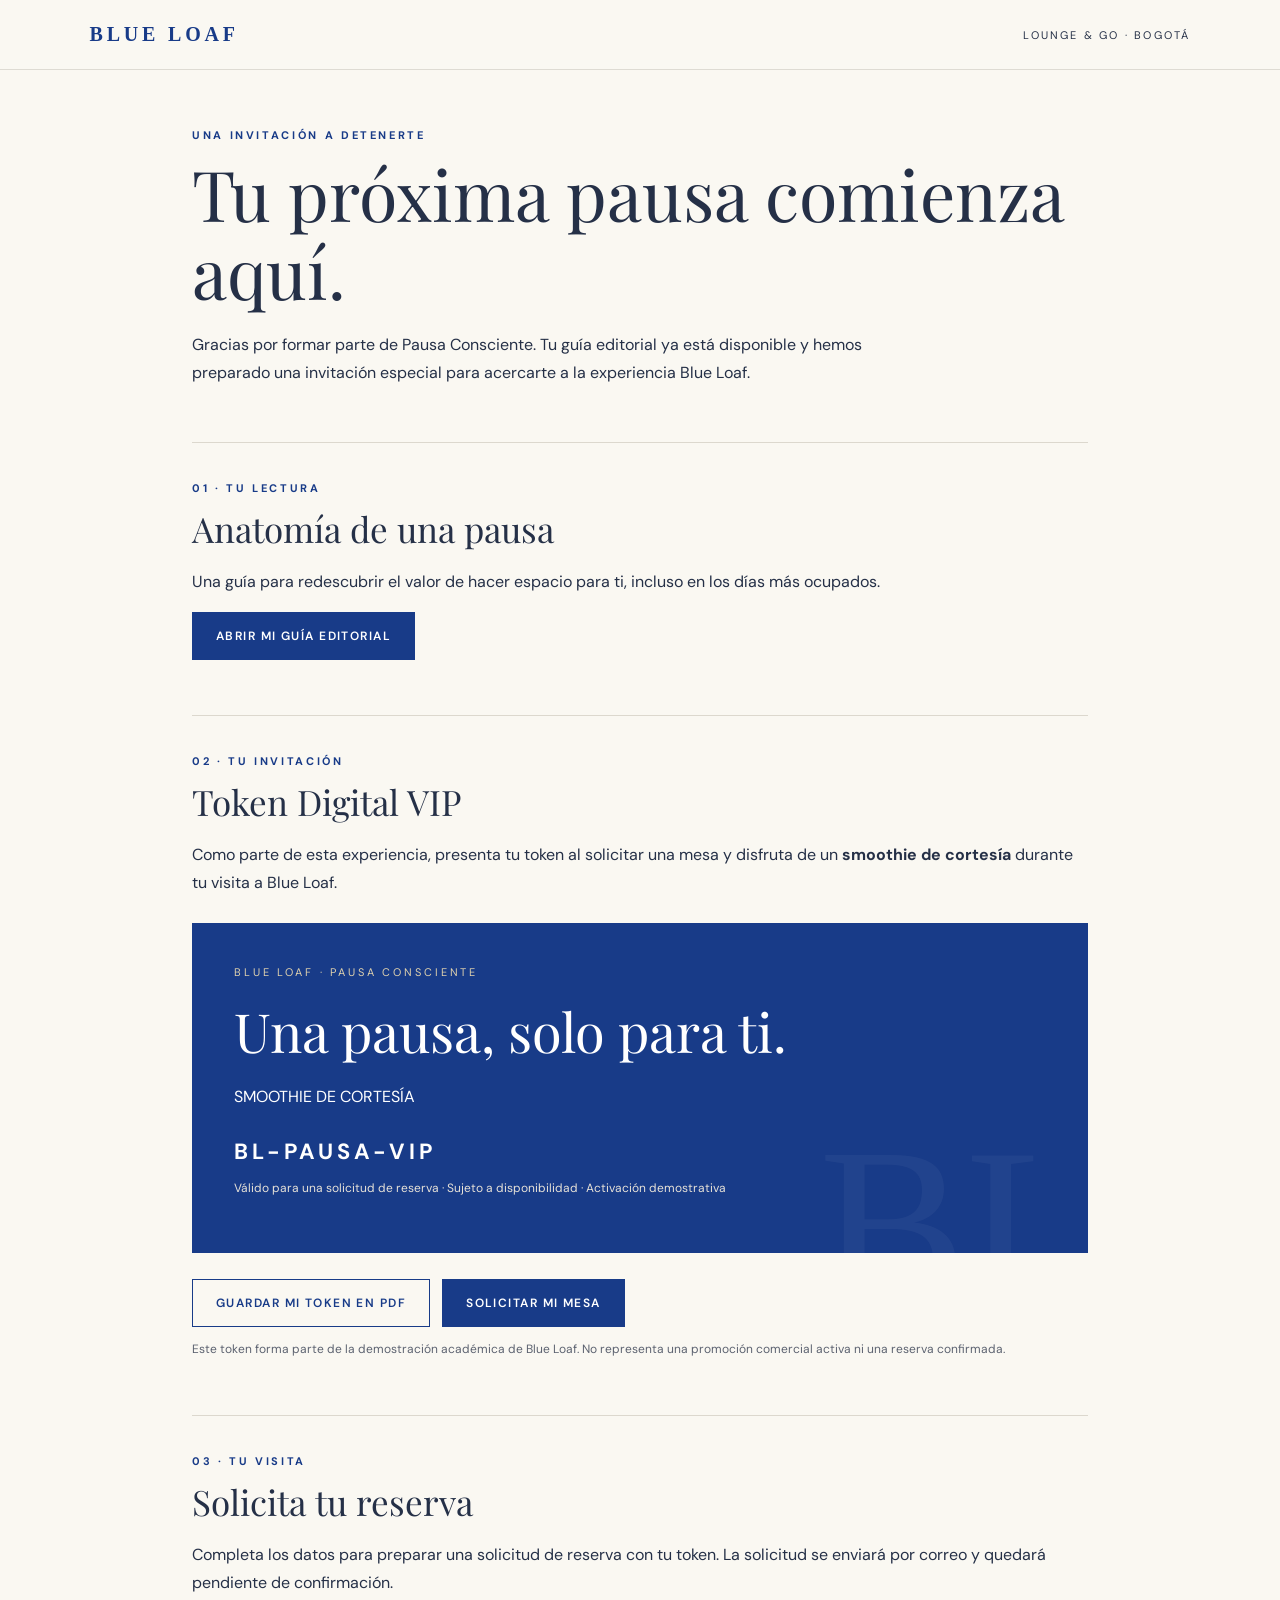
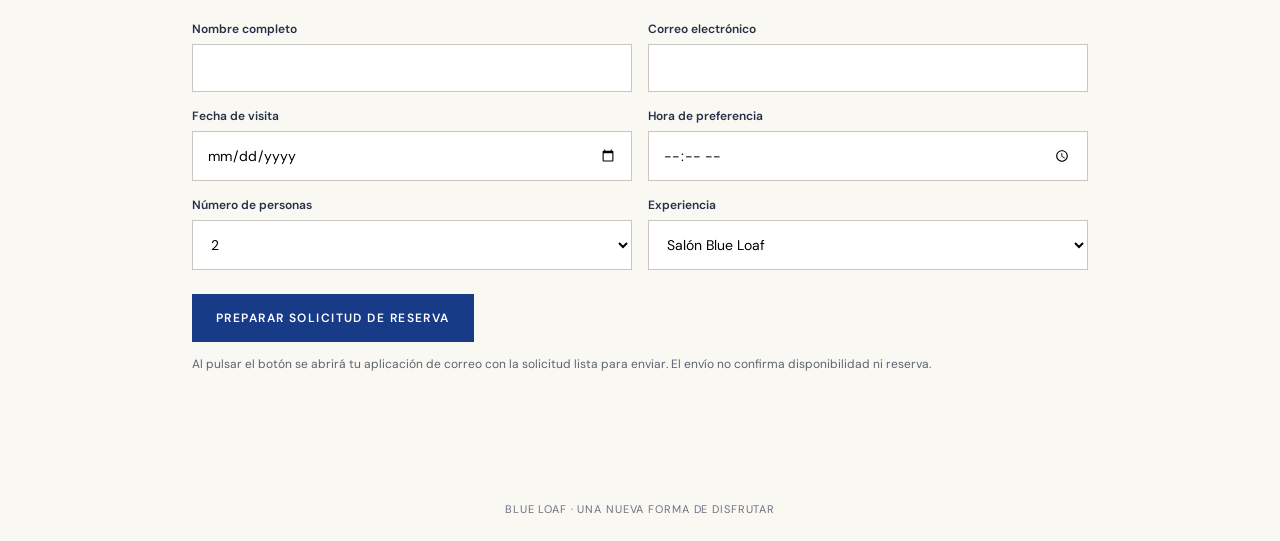
<file: pausa-vip.html>
<!doctype html><html lang="es"><head><meta charset="utf-8"><meta name="viewport" content="width=device-width,initial-scale=1"><title>Tu pausa privada | Blue Loaf</title><meta name="description" content="Descarga Anatomía de una pausa, descubre tu Token VIP y solicita tu reserva en Blue Loaf."><link href="https://fonts.googleapis.com/css2?family=DM+Sans:wght@400;500;600;700&family=Playfair+Display:wght@400;500;600&display=swap" rel="stylesheet"><style>:root{--b:#183b88;--c:#faf8f2;--ink:#253047;--gold:#b7a27a}*{box-sizing:border-box}body{margin:0;background:var(--c);color:var(--ink);font-family:'DM Sans',sans-serif}header{padding:23px 7%;border-bottom:1px solid #dedbd3;display:flex;justify-content:space-between;align-items:center}header b{font-family:Georgia,serif;letter-spacing:.19em;color:var(--b);font-size:20px}header span{font-size:11px;letter-spacing:.2em;text-transform:uppercase}main{max-width:940px;margin:auto;padding:58px 22px 90px}h1,h2{font-family:'Playfair Display',Georgia,serif;font-weight:400}h1{font-size:clamp(38px,7vw,70px);line-height:1.12;margin:12px 0 20px}h2{font-size:35px;margin:10px 0 15px}.eyebrow{font-size:11px;letter-spacing:.24em;text-transform:uppercase;color:var(--b);font-weight:700}p{line-height:1.75}.intro{max-width:670px}.btn{display:inline-block;border:1px solid var(--b);padding:15px 23px;background:var(--b);color:white;font:600 12px 'DM Sans',sans-serif;letter-spacing:.12em;text-decoration:none;text-transform:uppercase;cursor:pointer}.btn.secondary{background:transparent;color:var(--b)}.section{margin-top:55px;border-top:1px solid #dcd8ce;padding-top:38px}.token{margin:26px 0;background:#183b88;color:#fff;padding:42px;position:relative;overflow:hidden}.token:after{content:'BL';font:220px Georgia,serif;color:#ffffff0b;position:absolute;right:-12px;bottom:-100px;pointer-events:none}.token .small{font-size:11px;letter-spacing:.26em;text-transform:uppercase;color:#e0d2ae}.token h2{font-size:clamp(35px,5vw,54px);margin:16px 0 10px}.token .code{font-size:22px;letter-spacing:.18em;font-weight:700;margin-top:26px;word-break:break-all}.token .note{font-size:12px;color:#e7e2d8}.actions{display:flex;flex-wrap:wrap;gap:12px}.notice{font-size:12px;color:#5c6270}.formgrid{display:grid;grid-template-columns:1fr 1fr;gap:16px;margin:24px 0}label{display:block;font-size:12px;font-weight:600;margin-bottom:7px}input,select{width:100%;padding:14px;border:1px solid #c9c6c0;background:white;border-radius:0;font:14px 'DM Sans',sans-serif}footer{text-align:center;padding:25px;color:#6d7180;font-size:11px;letter-spacing:.08em}@media(max-width:600px){.formgrid{grid-template-columns:1fr}.token{padding:30px 23px}main{padding-top:42px}}@media print{header,.actions,.section:not(#vip),footer{display:none!important}main{padding:0}.token{print-color-adjust:exact;-webkit-print-color-adjust:exact}}</style></head><body><header><b>BLUE LOAF</b><span>Lounge & Go · Bogotá</span></header><main><div class="eyebrow">Una invitación a detenerte</div><h1>Tu próxima pausa comienza aquí.</h1><p class="intro">Gracias por formar parte de Pausa Consciente. Tu guía editorial ya está disponible y hemos preparado una invitación especial para acercarte a la experiencia Blue Loaf.</p><section class="section" id="guia"><div class="eyebrow">01 · Tu lectura</div><h2>Anatomía de una pausa</h2><p>Una guía para redescubrir el valor de hacer espacio para ti, incluso en los días más ocupados.</p><a class="btn" target="_blank" rel="noopener" href="BLUE_LOAF_Anatomia_de_una_Pausa_Editorial.pdf">Abrir mi guía editorial</a></section><section class="section" id="vip"><div class="eyebrow">02 · Tu invitación</div><h2>Token Digital VIP</h2><p>Como parte de esta experiencia, presenta tu token al solicitar una mesa y disfruta de un <strong>smoothie de cortesía</strong> durante tu visita a Blue Loaf.</p><div class="token" id="token"><div class="small">Blue Loaf · Pausa Consciente</div><h2>Una pausa, solo para ti.</h2><p>SMOOTHIE DE CORTESÍA</p><div class="code" id="tokenCode">BL-PAUSA-VIP</div><p class="note">Válido para una solicitud de reserva · Sujeto a disponibilidad · Activación demostrativa</p></div><div class="actions"><button class="btn secondary" type="button" onclick="window.print()">Guardar mi token en PDF</button><a class="btn" href="#reserva">Solicitar mi mesa</a></div><p class="notice">Este token forma parte de la demostración académica de Blue Loaf. No representa una promoción comercial activa ni una reserva confirmada.</p></section><section class="section" id="reserva"><div class="eyebrow">03 · Tu visita</div><h2>Solicita tu reserva</h2><p>Completa los datos para preparar una solicitud de reserva con tu token. La solicitud se enviará por correo y quedará pendiente de confirmación.</p><form id="booking"><div class="formgrid"><div><label for="name">Nombre completo</label><input id="name" required maxlength="100" autocomplete="name"></div><div><label for="email">Correo electrónico</label><input id="email" type="email" required autocomplete="email"></div><div><label for="date">Fecha de visita</label><input id="date" type="date" required></div><div><label for="time">Hora de preferencia</label><input id="time" type="time" required></div><div><label for="guests">Número de personas</label><select id="guests"><option>1</option><option selected>2</option><option>3</option><option>4</option><option>5</option><option>6</option></select></div><div><label for="area">Experiencia</label><select id="area"><option>Salón Blue Loaf</option></select></div></div><button class="btn" type="submit">Preparar solicitud de reserva</button></form><p class="notice">Al pulsar el botón se abrirá tu aplicación de correo con la solicitud lista para enviar. El envío no confirma disponibilidad ni reserva.</p></section></main><footer>BLUE LOAF · UNA NUEVA FORMA DE DISFRUTAR</footer><script>document.getElementById('date').min=new Date(Date.now()-new Date().getTimezoneOffset()*60000).toISOString().slice(0,10);document.getElementById('booking').addEventListener('submit',function(e){e.preventDefault();let v=id=>document.getElementById(id).value;let subject='Solicitud de reserva Blue Loaf | Token VIP';let body=`Hola, quisiera solicitar una reserva en Blue Loaf.\n\nNombre: ${v('name')}\nCorreo: ${v('email')}\nFecha: ${v('date')}\nHora: ${v('time')}\nPersonas: ${v('guests')}\nExperiencia: ${v('area')}\nToken: BL-PAUSA-VIP\nBeneficio: smoothie de cortesía\n\nEntiendo que esta solicitud requiere confirmación.`;location.href='mailto:valeriacgutierrez20@gmail.com?subject='+encodeURIComponent(subject)+'&body='+encodeURIComponent(body)})</script></body></html>
</file>
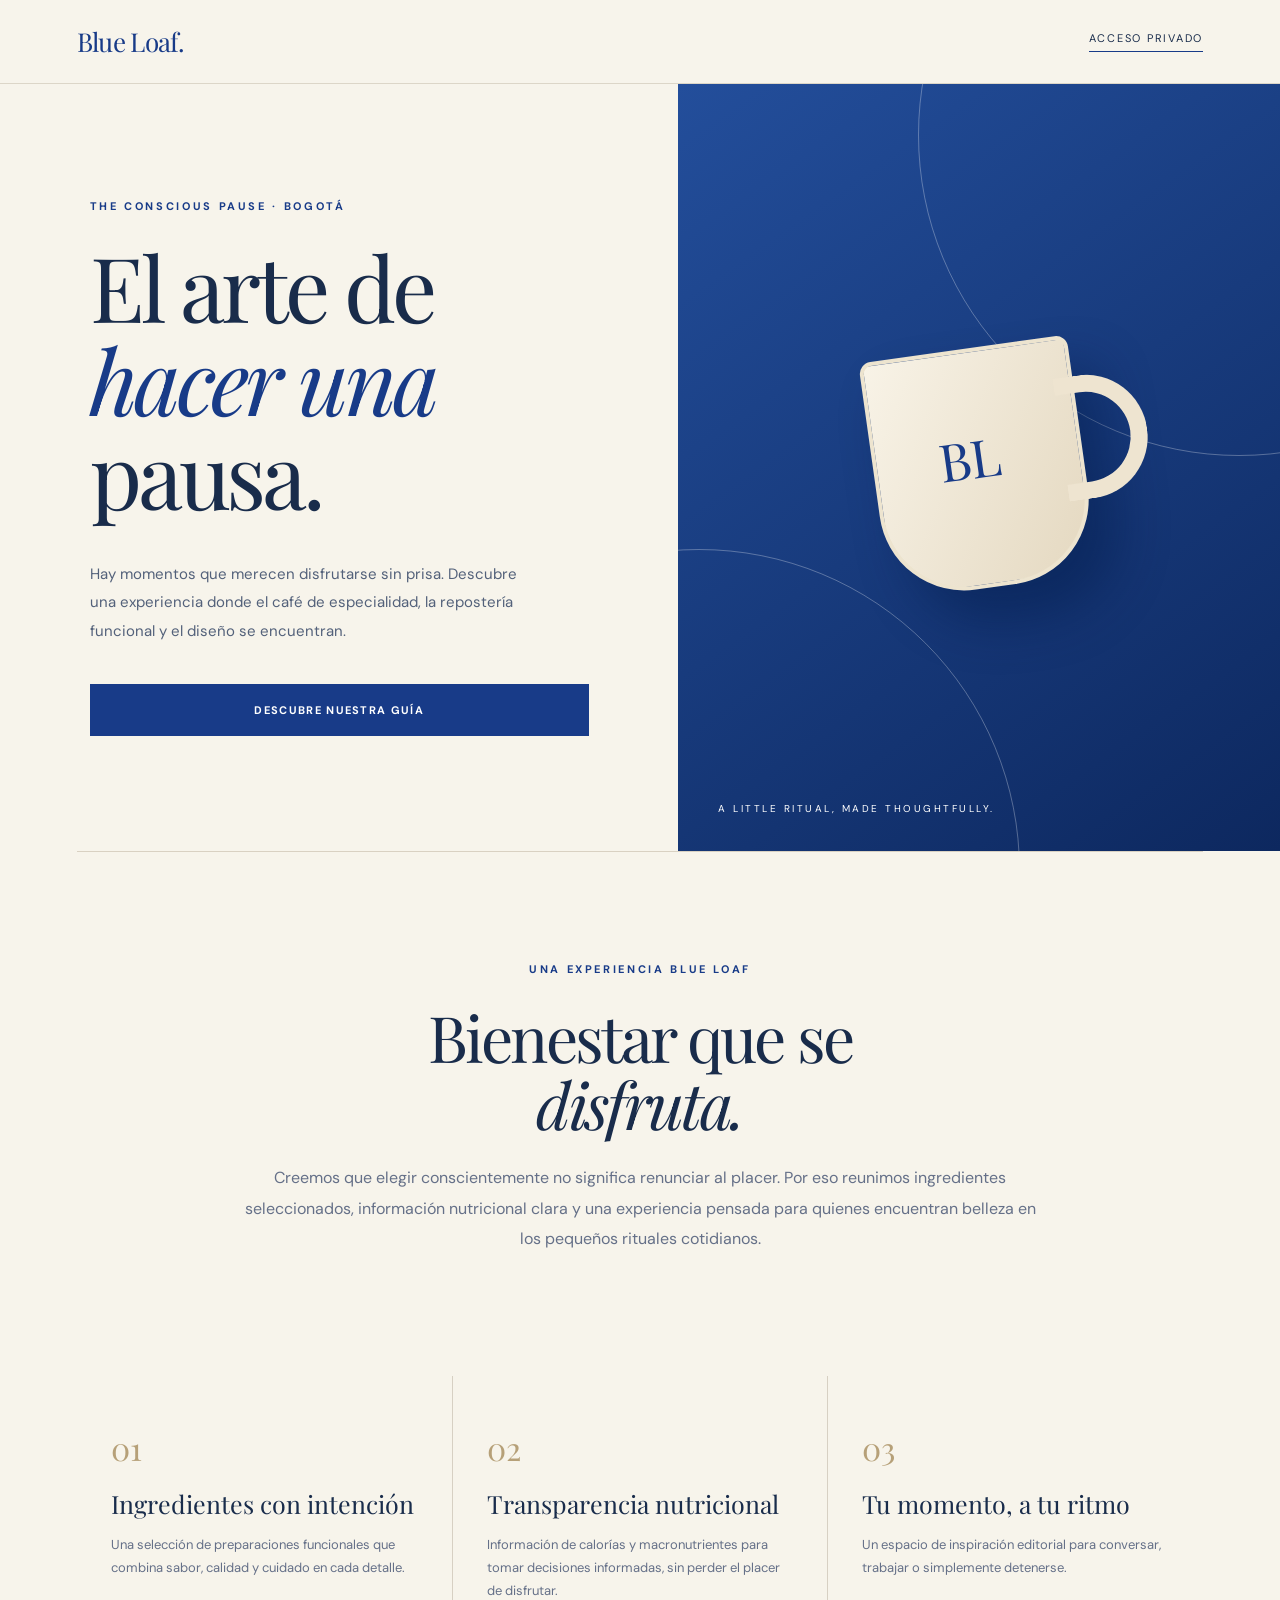
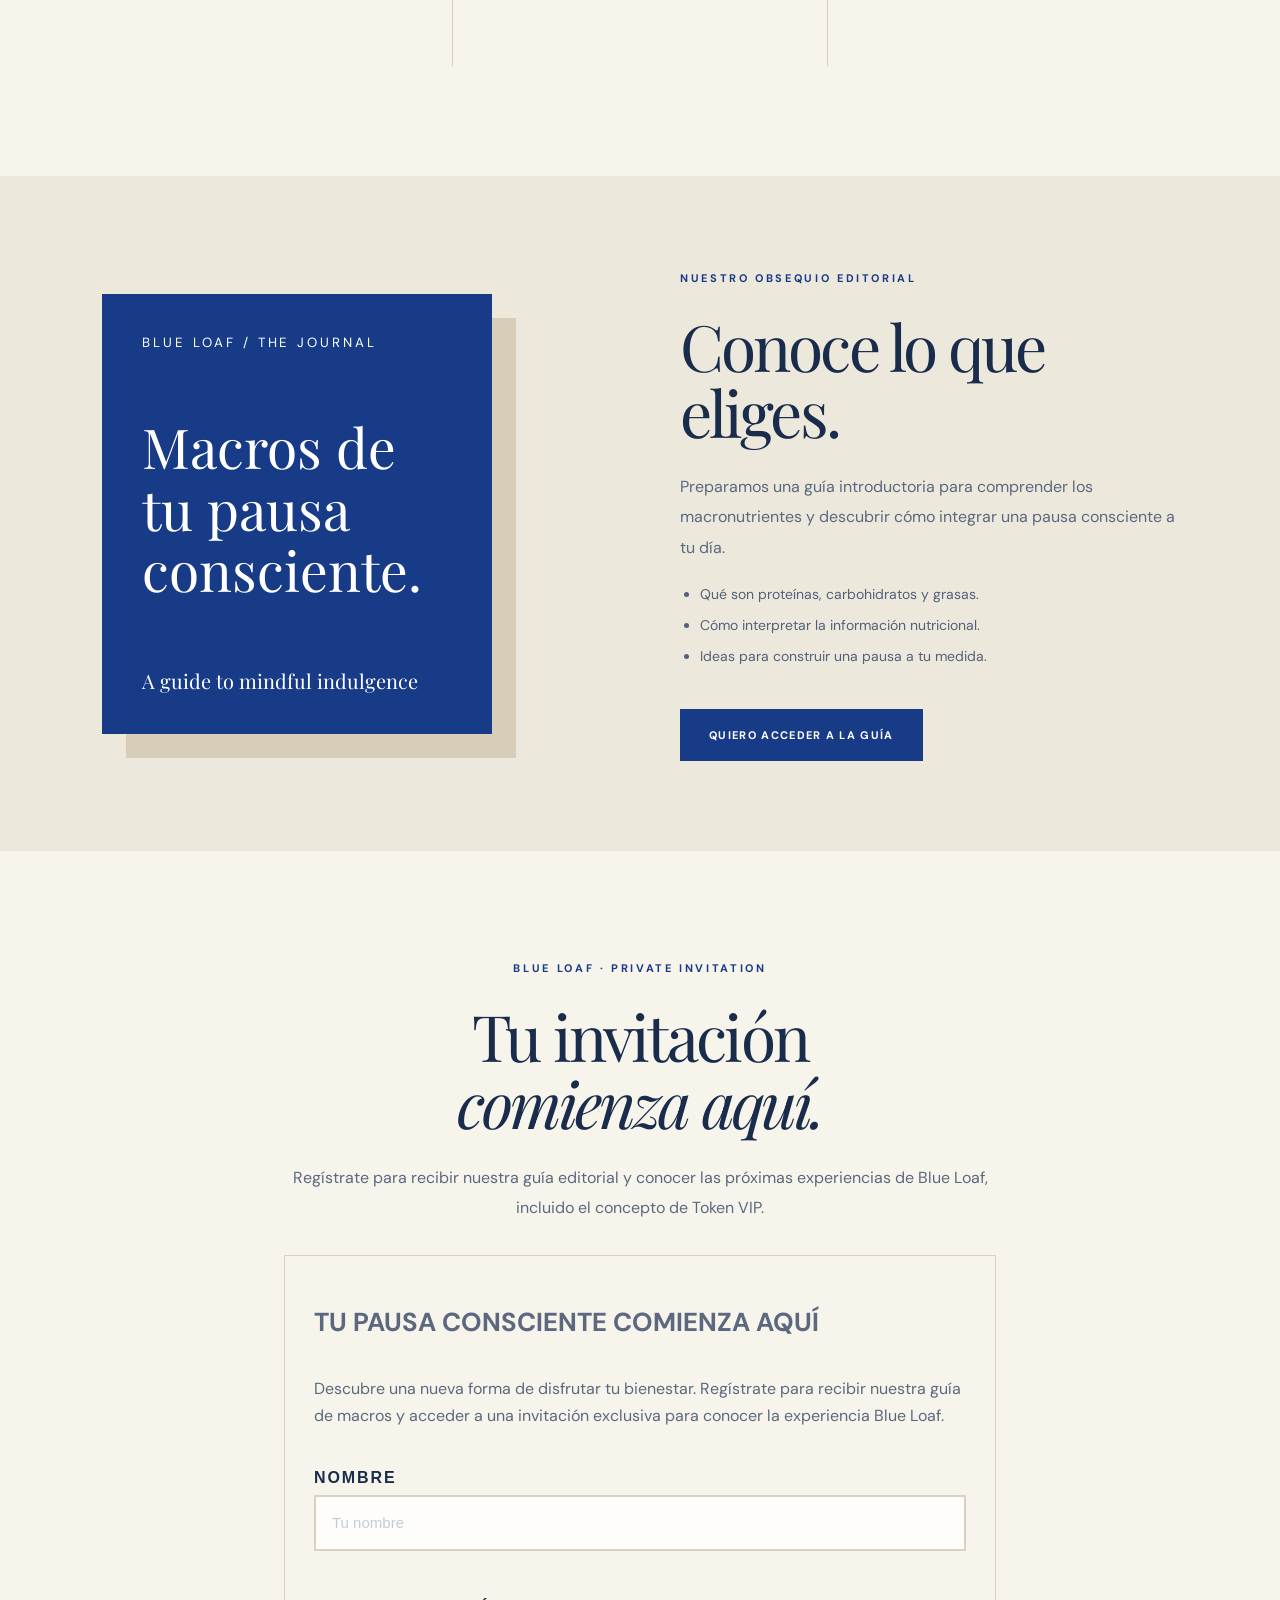
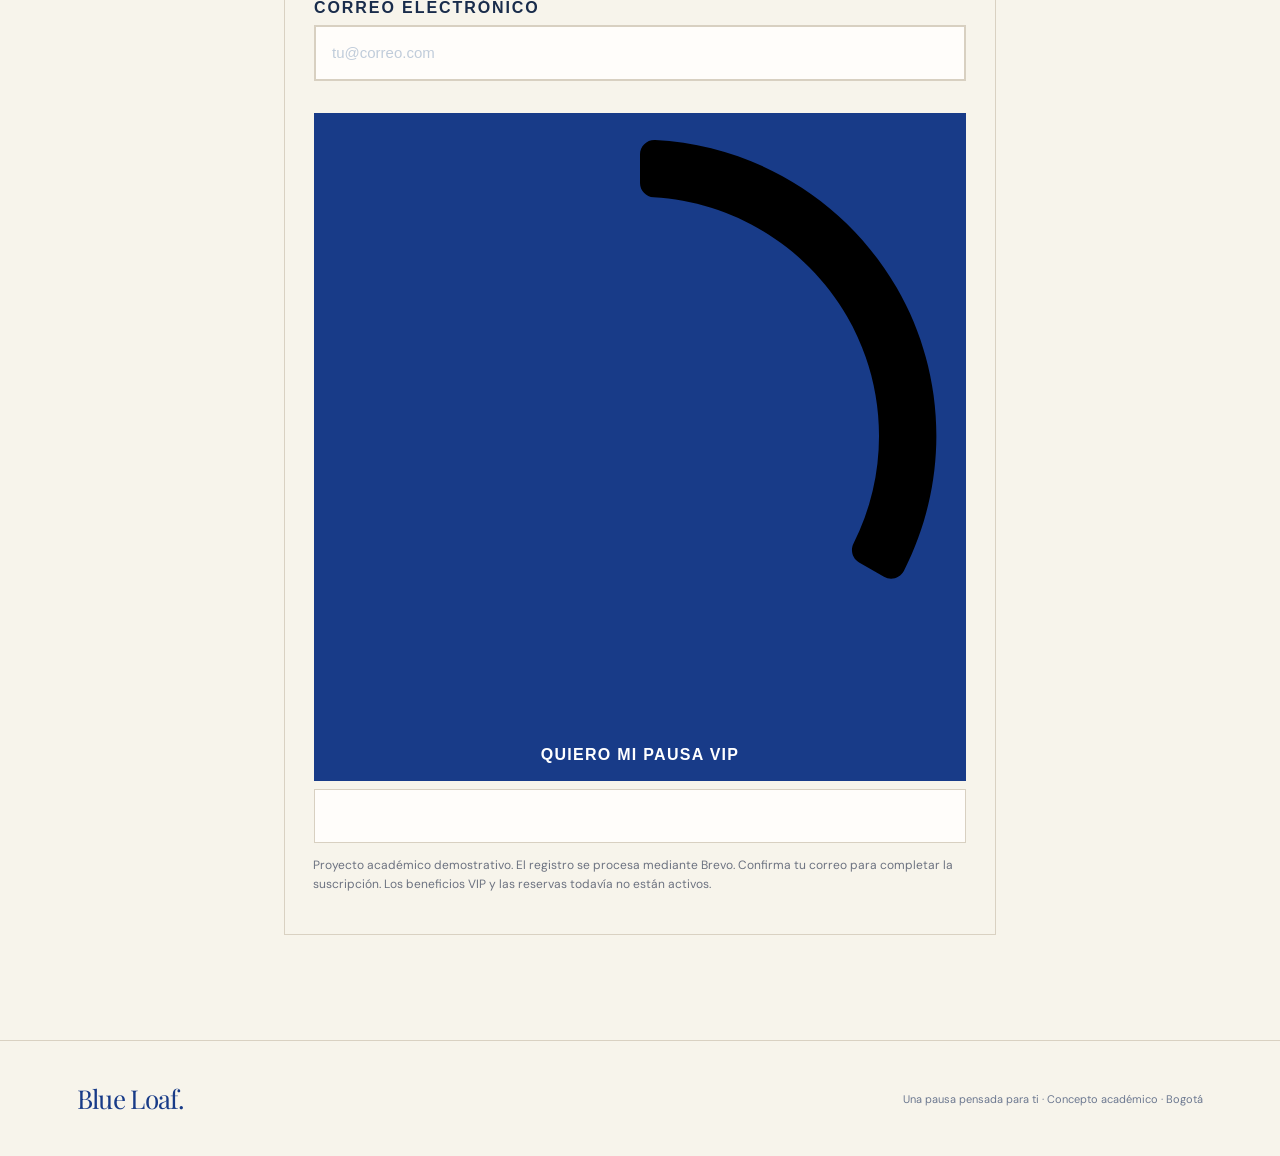
<file: pausa.html>
<!doctype html>
<html lang="es">
<head>
<meta charset="utf-8"><meta name="viewport" content="width=device-width,initial-scale=1">
<title>La pausa consciente | Blue Loaf</title>
<meta name="description" content="Descubre el arte de hacer una pausa con Blue Loaf: café de especialidad, repostería funcional y transparencia nutricional.">
<link rel="preconnect" href="https://fonts.googleapis.com"><link rel="preconnect" href="https://fonts.gstatic.com" crossorigin>
<link href="https://fonts.googleapis.com/css2?family=DM+Sans:wght@300;400;500;600;700&family=Playfair+Display:wght@400;500;600&display=swap" rel="stylesheet">
<style>
:root{--blue:#183b88;--ink:#192c4b;--cream:#f7f4eb;--sand:#e9e4d7;--gold:#b6a078}*{box-sizing:border-box}html{scroll-behavior:smooth}body{margin:0;background:var(--cream);color:var(--ink);font-family:'DM Sans',sans-serif}a{color:inherit;text-decoration:none}.nav{display:flex;justify-content:space-between;align-items:center;padding:24px clamp(24px,6vw,100px);border-bottom:1px solid #dcd6c8}.logo{font-family:'Playfair Display',serif;font-size:26px;letter-spacing:-.7px;color:var(--blue)}.nav a:last-child{font-size:11px;letter-spacing:.16em;text-transform:uppercase;border-bottom:1px solid var(--blue);padding-bottom:6px}.hero{min-height:620px;display:grid;grid-template-columns:1.06fr .94fr}.hero-copy{padding:clamp(55px,9vw,140px) clamp(25px,7vw,110px);display:flex;flex-direction:column;justify-content:center}.eyebrow{font-size:11px;letter-spacing:.24em;text-transform:uppercase;color:var(--blue);font-weight:700}.hero h1,.section-title{font:400 clamp(54px,7vw,112px)/1.04 'Playfair Display',serif;letter-spacing:-.045em;margin:26px 0}.hero h1 em{font-weight:400;color:var(--blue)}.hero p{max-width:430px;line-height:1.9;color:#53617a;font-size:15px}.btn{display:inline-flex;align-items:center;justify-content:center;background:var(--blue);color:white;padding:18px 28px;letter-spacing:.12em;font-size:11px;font-weight:700;text-transform:uppercase;border:1px solid var(--blue);margin-top:24px;cursor:pointer;transition:.2s}.btn:hover{background:#10285e}.hero-art{position:relative;overflow:hidden;background:linear-gradient(145deg,#234e9b,#0d285f);min-height:520px;display:flex;align-items:center;justify-content:center}.hero-art:before,.hero-art:after{content:'';position:absolute;border:1px solid #ffffff4a;border-radius:50%;width:640px;height:640px}.hero-art:before{top:-270px;right:-280px}.hero-art:after{bottom:-340px;left:-300px}.cup{position:relative;width:210px;height:240px;border:4px solid #ede4cf;border-radius:12px 12px 85px 85px;background:linear-gradient(120deg,#f8f3e7,#e4d8c0);box-shadow:25px 35px 50px #001a4670;transform:rotate(-8deg)}.cup:before{content:'';position:absolute;right:-71px;top:38px;width:70px;height:90px;border:17px solid #eee4d0;border-left:0;border-radius:0 65px 65px 0}.cup:after{content:'BL';position:absolute;top:70px;left:62px;font:52px 'Playfair Display',serif;color:var(--blue)}.art-note{position:absolute;bottom:36px;left:40px;color:#fff;font-size:10px;letter-spacing:.25em;text-transform:uppercase}.line{height:1px;background:#d9d1c2;margin:0 clamp(24px,6vw,100px)}.intro{padding:105px 24px;text-align:center;max-width:850px;margin:auto}.intro .section-title{font-size:clamp(42px,5vw,72px)}.intro p{line-height:1.9;color:#657088}.features{display:grid;grid-template-columns:repeat(3,1fr);gap:1px;background:#d7d0c3;margin:0 clamp(24px,6vw,100px)}.feature{background:var(--cream);padding:50px 34px;min-height:230px}.feature span{color:var(--gold);font:32px 'Playfair Display',serif}.feature h3{font:25px 'Playfair Display',serif;margin:18px 0 12px}.feature p{font-size:13px;line-height:1.8;color:#657088}.guide{background:#ede8dc;margin-top:110px;padding:90px clamp(24px,8vw,130px);display:grid;grid-template-columns:1fr 1fr;gap:80px;align-items:center}.guide-cover{min-height:440px;max-width:390px;width:100%;background:var(--blue);padding:40px;color:white;display:flex;flex-direction:column;justify-content:space-between;box-shadow:24px 24px 0 #d8cdb8}.guide-cover small{letter-spacing:.22em}.guide-cover strong{font:55px/1.12 'Playfair Display',serif;font-weight:400}.guide-cover b{font:20px 'Playfair Display',serif}.guide .section-title{font-size:clamp(43px,5vw,70px)}.guide p,.vip p{line-height:1.9;color:#5b6880}.guide ul{padding-left:20px;line-height:2.2;color:#53617a;font-size:14px}.vip{text-align:center;padding:105px 24px;max-width:760px;margin:auto}.vip .section-title{font-size:clamp(45px,5vw,76px)}.form-panel{border:1px solid #d9d1c2;padding:28px;margin-top:32px;text-align:left}.form-panel label{display:block;font-size:11px;letter-spacing:.12em;text-transform:uppercase;margin:16px 0 8px}.form-panel input{width:100%;border:1px solid #d8d0c1;padding:16px;background:#fffdfa;font:15px 'DM Sans',sans-serif}.form-panel .btn{width:100%}.notice{font-size:12px!important;line-height:1.6!important;color:#6c7280!important}.status{margin-top:14px;font-size:13px}.footer{padding:40px clamp(24px,6vw,100px);border-top:1px solid #d9d1c2;display:flex;justify-content:space-between;gap:16px;align-items:center}.footer small{color:#6c7890;font-size:11px}@media(max-width:760px){.hero,.guide{grid-template-columns:1fr}.hero-art{min-height:400px;grid-row:1}.hero-copy{padding:55px 26px 70px}.hero h1{font-size:65px}.features{grid-template-columns:1fr}.feature{min-height:unset}.guide{gap:55px;padding:75px 30px}.guide-cover{min-height:360px;max-width:300px}.guide-cover strong{font-size:43px}.footer{flex-direction:column;text-align:center}.nav{padding:20px 24px}.logo{font-size:23px}}
</style>
<!-- START - We recommend to place the below code in head tag of your website html  -->

<style>
  @font-face {
    font-display: block;
    font-family: Roboto;
    src: url(https://assets.brevo.com/font/Roboto/Latin/normal/normal/7529907e9eaf8ebb5220c5f9850e3811.woff2) format("woff2"), url(https://assets.brevo.com/font/Roboto/Latin/normal/normal/25c678feafdc175a70922a116c9be3e7.woff) format("woff")
  }

  @font-face {
    font-display: fallback;
    font-family: Roboto;
    font-weight: 600;
    src: url(https://assets.brevo.com/font/Roboto/Latin/medium/normal/6e9caeeafb1f3491be3e32744bc30440.woff2) format("woff2"), url(https://assets.brevo.com/font/Roboto/Latin/medium/normal/71501f0d8d5aa95960f6475d5487d4c2.woff) format("woff")
  }

  @font-face {
    font-display: fallback;
    font-family: Roboto;
    font-weight: 700;
    src: url(https://assets.brevo.com/font/Roboto/Latin/bold/normal/3ef7cf158f310cf752d5ad08cd0e7e60.woff2) format("woff2"), url(https://assets.brevo.com/font/Roboto/Latin/bold/normal/ece3a1d82f18b60bcce0211725c476aa.woff) format("woff")
  }

  :where(.sib-form-message-panel) {
    display: none;
  }

  :where(.sib-form-message-panel .sib-notification__icon) {
    width: 20px;
    height: 20px;
  }


  #sib-container input:-ms-input-placeholder {
    font-family: Helvetica, sans-serif;
    text-align: left;
    color: #c0ccda;
  }

  #sib-container input::placeholder {
    font-family: Helvetica, sans-serif;
    text-align: left;
    color: #c0ccda;
  }

  #sib-container textarea::placeholder {
    font-family: Helvetica, sans-serif;
    text-align: left;
    color: #c0ccda;
  }


  #sib-container a {
    text-decoration: underline;
    color: #2BB2FC;
  }
</style>
<link rel="stylesheet" href="https://sibforms.com/forms/end-form/build/sib-styles.css">



<style>
/* Integración Brevo con la identidad editorial Blue Loaf */
#vip .sib-form {padding:0!important; background:transparent!important;}
#vip .sib-form-container {max-width:100%!important;}
#vip #sib-container {max-width:100%!important;box-shadow:none!important;padding:0!important;}
#vip #sib-container .sib-form-block p {margin:8px 0;line-height:1.65;}
#vip #sib-container .entry__label {color:#192c4b!important;}
#vip #sib-container .entry__field {border:1px solid #d8d0c1!important;border-radius:0!important;background:#fffdfa!important;}
#vip #sib-container input.input {font-family:'DM Sans',sans-serif!important;}
#vip #sib-container .sib-form-block__button {width:100%;text-align:center!important;justify-content:center;background:#183b88!important;padding:17px 20px!important;border-radius:0!important;letter-spacing:.08em;}
#vip #sib-container .sib-form-block__button:hover {background:#10285e!important;}
#vip #sib-container .sib-form-block {font-family:'DM Sans',sans-serif!important;}
#vip .sib-form-message-panel {margin:12px auto!important;}
</style>
</head>
<body>
<header class="nav"><a class="logo" href="index.html">Blue Loaf.</a><a href="#vip">Acceso privado</a></header>
<main>
<section class="hero"><div class="hero-copy"><span class="eyebrow">The conscious pause · Bogotá</span><h1>El arte de<br><em>hacer una</em><br>pausa.</h1><p>Hay momentos que merecen disfrutarse sin prisa. Descubre una experiencia donde el café de especialidad, la repostería funcional y el diseño se encuentran.</p><a class="btn" href="#guia">Descubre nuestra guía</a></div><div class="hero-art" aria-label="Ilustración editorial de una taza Blue Loaf"><div class="cup"></div><span class="art-note">A little ritual, made thoughtfully.</span></div></section>
<div class="line"></div>
<section class="intro"><span class="eyebrow">Una experiencia Blue Loaf</span><h2 class="section-title">Bienestar que se<br><i>disfruta.</i></h2><p>Creemos que elegir conscientemente no significa renunciar al placer. Por eso reunimos ingredientes seleccionados, información nutricional clara y una experiencia pensada para quienes encuentran belleza en los pequeños rituales cotidianos.</p></section>
<section class="features"><article class="feature"><span>01</span><h3>Ingredientes con intención</h3><p>Una selección de preparaciones funcionales que combina sabor, calidad y cuidado en cada detalle.</p></article><article class="feature"><span>02</span><h3>Transparencia nutricional</h3><p>Información de calorías y macronutrientes para tomar decisiones informadas, sin perder el placer de disfrutar.</p></article><article class="feature"><span>03</span><h3>Tu momento, a tu ritmo</h3><p>Un espacio de inspiración editorial para conversar, trabajar o simplemente detenerse.</p></article></section>
<section class="guide" id="guia"><div class="guide-cover"><small>BLUE LOAF / THE JOURNAL</small><strong>Macros de<br>tu pausa<br>consciente.</strong><b>A guide to mindful indulgence</b></div><div><span class="eyebrow">Nuestro obsequio editorial</span><h2 class="section-title">Conoce lo que<br>eliges.</h2><p>Preparamos una guía introductoria para comprender los macronutrientes y descubrir cómo integrar una pausa consciente a tu día.</p><ul><li>Qué son proteínas, carbohidratos y grasas.</li><li>Cómo interpretar la información nutricional.</li><li>Ideas para construir una pausa a tu medida.</li></ul><a class="btn" href="#vip">Quiero acceder a la guía</a></div></section>
<section class="vip" id="vip"><span class="eyebrow">Blue Loaf · Private invitation</span><h2 class="section-title">Tu invitación<br><i>comienza aquí.</i></h2><p>Regístrate para recibir nuestra guía editorial y conocer las próximas experiencias de Blue Loaf, incluido el concepto de Token VIP.</p><div class="form-panel"><!-- START - We recommend to place the below code where you want the form in your website html  -->
<div class="sib-form" style="text-align: center;
         background-color: transparent; 
        
        
        
        ">
  <div id="sib-form-container" class="sib-form-container">
    <div id="error-message" class="sib-form-message-panel" style="font-family:Helvetica, sans-serif; font-size:16px; text-align:left; color:#661d1d; background-color:#ffeded; border-color:#ff4949; border-radius:3px;
        max-width:540px;">
      <div class="sib-form-message-panel__text sib-form-message-panel__text--center">
        <svg viewBox="0 0 512 512" class="sib-icon sib-notification__icon">
          <path d="M256 40c118.621 0 216 96.075 216 216 0 119.291-96.61 216-216 216-119.244 0-216-96.562-216-216 0-119.203 96.602-216 216-216m0-32C119.043 8 8 119.083 8 256c0 136.997 111.043 248 248 248s248-111.003 248-248C504 119.083 392.957 8 256 8zm-11.49 120h22.979c6.823 0 12.274 5.682 11.99 12.5l-7 168c-.268 6.428-5.556 11.5-11.99 11.5h-8.979c-6.433 0-11.722-5.073-11.99-11.5l-7-168c-.283-6.818 5.167-12.5 11.99-12.5zM256 340c-15.464 0-28 12.536-28 28s12.536 28 28 28 28-12.536 28-28-12.536-28-28-28z" />
        </svg>
        <span class="sib-form-message-panel__inner-text">


                No pudimos completar tu registro. Por favor, inténtalo nuevamente en unos momentos.
              
            
          </span>
      </div>
    </div>
    <div></div>
    <div id="success-message" class="sib-form-message-panel" style="font-family:Helvetica, sans-serif; font-size:16px; text-align:left; color:#085229; background-color:#e7faf0; border-color:#13ce66; border-radius:3px;
        max-width:540px;">
      <div class="sib-form-message-panel__text sib-form-message-panel__text--center">
        <svg viewBox="0 0 512 512" class="sib-icon sib-notification__icon">
          <path d="M256 8C119.033 8 8 119.033 8 256s111.033 248 248 248 248-111.033 248-248S392.967 8 256 8zm0 464c-118.664 0-216-96.055-216-216 0-118.663 96.055-216 216-216 118.664 0 216 96.055 216 216 0 118.663-96.055 216-216 216zm141.63-274.961L217.15 376.071c-4.705 4.667-12.303 4.637-16.97-.068l-85.878-86.572c-4.667-4.705-4.637-12.303.068-16.97l8.52-8.451c4.705-4.667 12.303-4.637 16.97.068l68.976 69.533 163.441-162.13c4.705-4.667 12.303-4.637 16.97.068l8.451 8.52c4.668 4.705 4.637 12.303-.068 16.97z" />
        </svg>
        <span class="sib-form-message-panel__inner-text">


                ¡Registro recibido! 💙 Si no se abre automáticamente tu acceso VIP, vuelve a intentarlo o contacta a Blue Loaf.
             
            
          </span>
      </div>
    </div>
    <div></div>
    <div id="sib-container" class="sib-container--large sib-container--vertical" style="max-width:540px; text-align:center; background-color:transparent; border-width:1px; border-style:solid; border-color:transparent; border-radius:3px; direction:ltr">
      <form id="sib-form" method="POST" action="https://76a153d9.sibforms.com/serve/[base64]" data-type="subscription">


        <div style="padding: 8px 0;">


          <div class="sib-form-block" style="font-family:Helvetica, sans-serif; font-size:26px; font-weight:700; text-align:left; color:#192c4b; background-color:transparent; text-align:left">
            <p>TU PAUSA CONSCIENTE COMIENZA AQUÍ</p>
          </div>



        </div>



        <div style="padding: 8px 0;">


          <div class="sib-form-block" style="font-family:Helvetica, sans-serif; font-size:16px; text-align:left; color:#192c4b; background-color:transparent; text-align:left">
            <div class="sib-text-form-block">
              <p>Descubre una nueva forma de disfrutar tu bienestar. Regístrate para recibir nuestra guía de macros y acceder a una invitación exclusiva para conocer la experiencia Blue Loaf.</p>
            </div>
          </div>



        </div>



        <div style="padding: 8px 0;">



          <div class="sib-input sib-form-block">
            <div class="form__entry entry_block">
              <div class="form__label-row ">


                <label class="entry__label" style="font-weight: 700; text-align: left; font-family:Helvetica, sans-serif; font-size:16px; font-weight:700; text-align:left; color:#192c4b;" for="FIRSTNAME" data-required="*">Nombre</label>




                <div class="entry__field">

                  <input class="input " maxlength="200" type="text" id="FIRSTNAME" name="FIRSTNAME" autocomplete="off" placeholder="Tu nombre" data-required="true" required />

                </div>

              </div>

              <label class="entry__error entry__error--primary" style="font-family:Helvetica, sans-serif; font-size:16px; text-align:left; color:#661d1d; background-color:#ffeded; border-color:#ff4949; border-radius:3px;">
              </label>



              <label class="entry__specification" style="font-family:Helvetica, sans-serif; font-size:12px; text-align:left; color:#8390A4; text-align: left ">
                
              </label>

            </div>
          </div>




        </div>



        <div style="padding: 8px 0;">



          <div class="sib-input sib-form-block">
            <div class="form__entry entry_block">
              <div class="form__label-row ">


                <label class="entry__label" style="font-weight: 700; text-align: left; font-family:Helvetica, sans-serif; font-size:16px; font-weight:700; text-align:left; color:#192c4b;" for="EMAIL" data-required="*">Correo electrónico</label>




                <div class="entry__field">

                  <input class="input " type="text" id="EMAIL" name="EMAIL" autocomplete="off" value="" placeholder="tu@correo.com" data-required="true" required />

                </div>

              </div>

              <label class="entry__error entry__error--primary" style="font-family:Helvetica, sans-serif; font-size:16px; text-align:left; color:#661d1d; background-color:#ffeded; border-color:#ff4949; border-radius:3px;">
              </label>



              <label class="entry__specification" style="font-family:Helvetica, sans-serif; font-size:12px; text-align:left; color:#8390A4; text-align: left ">
                
              </label>

            </div>
          </div>




        </div>



        <div style="padding: 8px 0;">


          <div class="sib-form-block" style="text-align: left">
            <button class="sib-form-block__button sib-form-block__button-with-loader" style="font-family:Helvetica, sans-serif; font-size:16px; font-weight:700; text-align:left; color:#FFFFFF; background-color:#183b88; border-width:0px; border-radius:3px;" form="sib-form" type="submit">
              <svg class="icon clickable__icon progress-indicator__icon sib-hide-loader-icon" viewBox="0 0 512 512">
                <path d="M460.116 373.846l-20.823-12.022c-5.541-3.199-7.54-10.159-4.663-15.874 30.137-59.886 28.343-131.652-5.386-189.946-33.641-58.394-94.896-95.833-161.827-99.676C261.028 55.961 256 50.751 256 44.352V20.309c0-6.904 5.808-12.337 12.703-11.982 83.556 4.306 160.163 50.864 202.11 123.677 42.063 72.696 44.079 162.316 6.031 236.832-3.14 6.148-10.75 8.461-16.728 5.01z" />
              </svg>
              QUIERO MI PAUSA VIP
            </button>


          </div>



        </div>



        <input type="text" name="email_address_check" value="" class="input--hidden">


        <input type="hidden" name="locale" value="es">


      </form>
    </div>
  </div>
</div>
<p class="notice">Proyecto académico demostrativo. El registro se procesa mediante Brevo. Confirma tu correo para completar la suscripción. Los beneficios VIP y las reservas todavía no están activos.</p></div></section>
</main><footer class="footer"><a class="logo" href="index.html">Blue Loaf.</a><small>Una pausa pensada para ti · Concepto académico · Bogotá</small></footer>

<!-- START - We recommend to place the below code in footer or bottom of your website html  -->
<script>
  window.REQUIRED_CODE_ERROR_MESSAGE = 'Please choose a country code';
  window.LOCALE = 'es';




  window.EMAIL_INVALID_MESSAGE = window.SMS_INVALID_MESSAGE = "La información ingresada no es válida. Por favor, verifica tus datos e inténtalo nuevamente.";





  window.REQUIRED_ERROR_MESSAGE = "La información ingresada no es válida. Por favor, verifica tus datos e inténtalo nuevamente. ";

  window.GENERIC_INVALID_MESSAGE = "La información ingresada no es válida. Por favor, verifica tus datos e inténtalo nuevamente.";


  window.INVALID_NUMBER = "La información ingresada no es válida. Por favor, verifica tus datos e inténtalo nuevamente.";




  window.INVALID_DATE = "Please enter a valid date";



  window.REQUIRED_MULTISELECT_MESSAGE = 'Please select at least 1 option';


  window.translation = {
    common: {
      selectedList: '{quantity} list selected',
      selectedLists: '{quantity} lists selected',
      selectedOption: '{quantity} selected',
      selectedOptions: '{quantity} selected',
    }
  };

  var AUTOHIDE = Boolean(0);
</script>



<script defer src="https://sibforms.com/forms/end-form/build/main.js"></script>




</body></html>
</file>
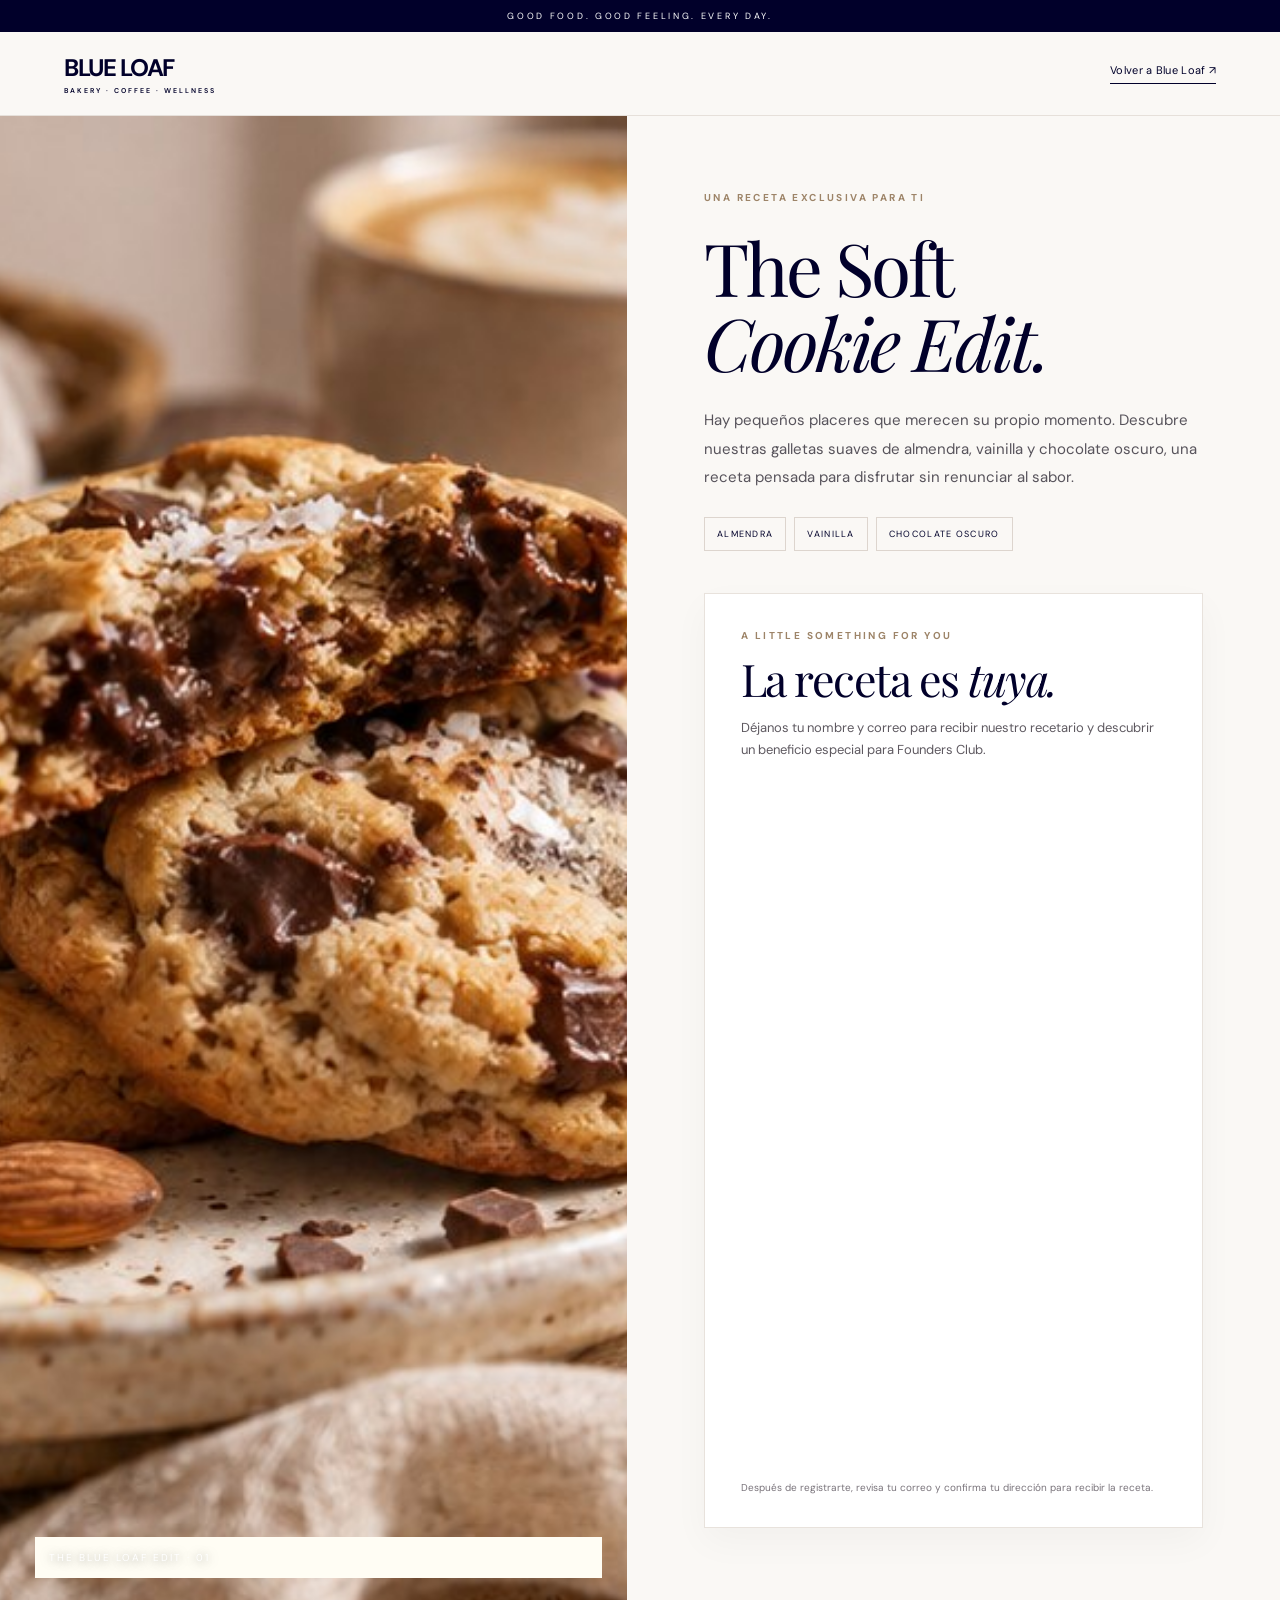
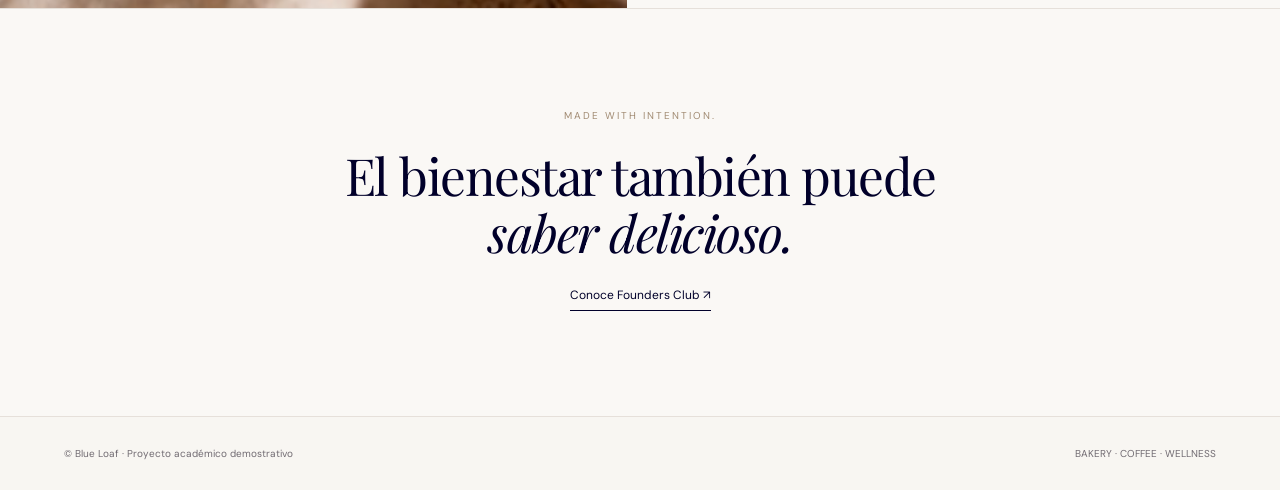
<file: receta.html>
<!doctype html>
<html lang="es"><head><meta charset="UTF-8"><meta name="viewport" content="width=device-width,initial-scale=1"><meta name="theme-color" content="#faf8f5"><meta name="description" content="Descubre The Soft Cookie Edit, una receta exclusiva de Blue Loaf de galletas de almendra, vainilla y chocolate oscuro."><title>The Soft Cookie Edit | Blue Loaf</title><link rel="preconnect" href="https://fonts.googleapis.com"><link rel="preconnect" href="https://fonts.gstatic.com" crossorigin><link href="https://fonts.googleapis.com/css2?family=DM+Sans:wght@400;500;600;700&family=Playfair+Display:ital,wght@0,400;0,500;1,400&display=swap" rel="stylesheet"><link rel="stylesheet" href="style.css"><link rel="stylesheet" href="receta.css"></head>
<body class="recipe-page"><div class="topline">GOOD FOOD. GOOD FEELING. EVERY DAY.</div><header class="nav"><a class="brand" href="index.html#inicio">BLUE LOAF<span>BAKERY · COFFEE · WELLNESS</span></a><nav class="recipe-nav"><a href="index.html">Volver a Blue Loaf ↗</a></nav></header>
<main><section class="recipe-hero"><div class="recipe-image"><img src="assets/soft-cookie-edit.jpg" alt="Galletas suaves con trozos de chocolate oscuro, fotografiadas sobre una mesa cálida" loading="eager"><div class="photo-label">THE BLUE LOAF EDIT · 01</div></div><div class="recipe-content"><p class="recipe-kicker">UNA RECETA EXCLUSIVA PARA TI</p><h1>The Soft<br><em>Cookie Edit.</em></h1><p class="recipe-lede">Hay pequeños placeres que merecen su propio momento. Descubre nuestras galletas suaves de almendra, vainilla y chocolate oscuro, una receta pensada para disfrutar sin renunciar al sabor.</p><div class="recipe-facts"><span>ALMENDRA</span><span>VAINILLA</span><span>CHOCOLATE OSCURO</span></div><div class="recipe-form-box" id="descargar"><p class="form-eyebrow">A LITTLE SOMETHING FOR YOU</p><h2>La receta es <em>tuya.</em></h2><p>Déjanos tu nombre y correo para recibir nuestro recetario y descubrir un beneficio especial para Founders Club.</p><iframe title="Registro para recibir The Soft Cookie Edit" src="https://76a153d9.sibforms.com/v2/serve/[base64]" loading="eager" referrerpolicy="strict-origin-when-cross-origin" style="display:block;width:100%;height:690px;max-width:100%;border:0;background:#fff;" scrolling="auto"></iframe><small>Después de registrarte, revisa tu correo y confirma tu dirección para recibir la receta.</small></div></div></section><section class="recipe-bottom"><p>MADE WITH INTENTION.</p><h2>El bienestar también puede <em>saber delicioso.</em></h2><a href="index.html#club">Conoce Founders Club ↗</a></section></main><footer class="recipe-footer"><span>© Blue Loaf · Proyecto académico demostrativo</span><span>BAKERY · COFFEE · WELLNESS</span></footer></body></html>
</file>
<file: style.css>
:root{--navy:#01002a;--stone:#d3c8c5;--cream:#faf8f5;--ink:#26232a;--muted:#6e6968;--line:#e6e0da}*{box-sizing:border-box}html{scroll-behavior:smooth}body{margin:0;background:var(--cream);color:var(--ink);font-family:'DM Sans',Arial,sans-serif;font-size:14px}h1,h2,h3,p{margin-top:0}h1,h2,h3{font-weight:400}h1,h2,.macro-summary h3,.modal h2{font-family:'Playfair Display',Georgia,serif}h1{font-size:clamp(60px,6.3vw,112px);line-height:1.03;letter-spacing:-3px}h2{font-size:clamp(40px,4.4vw,72px);line-height:1.1;letter-spacing:-1.5px}h3{font-size:26px}em{font-weight:400}a{color:inherit;text-decoration:none}button,input,select{font:inherit}button{cursor:pointer}img{display:block;width:100%;height:100%;object-fit:cover}.topline{background:var(--navy);color:white;text-align:center;font-size:9px;letter-spacing:2.7px;padding:10px}.nav{display:flex;align-items:center;justify-content:space-between;padding:20px 5%;background:var(--cream);gap:18px;position:sticky;top:0;z-index:10;border-bottom:1px solid var(--line)}.brand,.footer-brand{font-size:24px;font-weight:700;letter-spacing:-1.5px;color:var(--navy);white-space:nowrap}.brand span,.footer-brand span{display:block;font-size:7px;font-weight:600;letter-spacing:2px;text-align:center;margin-top:3px}.nav nav{display:flex;gap:24px;align-items:center}.nav nav a{font-size:11px}.nav nav a:hover,.footer-links a:hover{text-decoration:underline}.cartlink{border-bottom:1px solid var(--navy);padding-bottom:5px;font-size:12px;white-space:nowrap}.cartlink span{background:var(--navy);color:white;border-radius:50%;padding:3px 7px;margin-left:6px}.mobileToggle{display:none;background:none;border:0;font-size:23px}.hero{min-height:630px;display:grid;grid-template-columns:51% 49%;background:#eee9e3}.hero-copy{padding:11% 10% 5%;display:flex;flex-direction:column;align-items:flex-start}.hero-copy h1{margin:28px 0}.hero-copy p{max-width:360px;line-height:1.9;color:#595352;font-size:15px}.eyebrow{font-size:10px;font-weight:700;letter-spacing:2.7px;color:var(--navy)}.btn{display:inline-flex;justify-content:space-between;align-items:center;gap:34px;padding:17px 22px;border:1px solid var(--navy);font-size:11px;font-weight:700;letter-spacing:.5px;transition:.2s}.btn:hover{transform:translateY(-2px)}.btn.dark{background:var(--navy);color:white}.btn.light{background:white;color:var(--navy);border-color:white}.hero-copy .btn{margin-top:25px}.hero-foot{margin-top:auto;padding-top:60px;font-size:9px;letter-spacing:1.5px}.hero-photo{position:relative;overflow:hidden}.hero-photo img{object-position:center}.photo-label{position:absolute;bottom:25px;right:25px;background:#fffdf4;padding:14px;font-size:9px;letter-spacing:1.5px}.marquee{display:flex;justify-content:space-around;align-items:center;gap:25px;min-height:75px;background:var(--navy);color:white;letter-spacing:2px;font-size:10px}.section{padding:105px 7%}.section-head{display:flex;justify-content:space-between;align-items:end;gap:45px;margin-bottom:45px}.section-head h2{margin:15px 0 0}.section-head>p{max-width:310px;color:var(--muted);line-height:1.9;margin-bottom:5px}.feature-grid{display:grid;grid-template-columns:1fr 1fr;gap:24px}.feature-card{background:#f0ece7}.feature-card img{height:390px;object-fit:cover}.feature-caption{padding:24px}.feature-caption span{font-size:9px;letter-spacing:2px}.feature-caption h3{font-family:'Playfair Display';font-size:32px;margin:12px 0}.feature-caption a{font-size:11px;text-decoration:underline}.about{display:grid;grid-template-columns:1fr 1fr;background:#e8e1db}.about-image{min-height:650px}.about-copy{padding:13% 13% 10%}.about-copy h2{margin:20px 0 30px}.about-copy p{line-height:2;color:#514d4d}.about-copy details{border-top:1px solid #c8bdb7;padding:18px 0}.about-copy summary{cursor:pointer;font-weight:600}.about-copy details p{font-size:12px}.filters{display:flex;gap:10px;flex-wrap:wrap;margin-bottom:30px}.filter{border:1px solid #cfc8c2;padding:11px 17px;background:transparent;color:#454044;font-size:11px}.filter.active{background:var(--navy);color:white;border-color:var(--navy)}.products{display:grid;grid-template-columns:repeat(4,1fr);gap:36px 20px}.product-image{height:270px;background:#eee8e0;overflow:hidden}.product-image img{transition:transform .3s}.product-image:hover img{transform:scale(1.04)}.product-category{font-size:9px;letter-spacing:1.7px;color:#817976;margin-top:15px}.product-card h3{font-family:'Playfair Display';font-size:20px;line-height:1.25;margin:8px 0}.product-card p{color:var(--muted);font-size:11px;line-height:1.6;min-height:35px}.product-price{font-weight:700;margin:12px 0}.product-actions{display:flex;gap:7px;flex-wrap:wrap}.product-actions button{font-size:10px;padding:10px 12px;background:transparent;border:1px solid #c8bfba}.product-actions button:first-child{background:var(--navy);color:white;border-color:var(--navy)}.macro-section{padding:105px 7%;background:#e9e2dc}.macro-layout{display:grid;grid-template-columns:1.15fr 1fr;gap:55px}.macro-picker{padding:35px;background:#faf8f5}.macro-picker label{display:block;margin-bottom:12px;font-weight:600}.inline-controls{display:flex;gap:8px}.inline-controls select{flex:1;min-width:0;border:1px solid var(--line);padding:14px;background:white}.macro-items{margin-top:25px}.macro-item,.cart-item{display:flex;align-items:center;justify-content:space-between;gap:12px;padding:15px 0;border-bottom:1px solid var(--line)}.macro-item strong,.cart-item strong{font-size:12px}.macro-item small,.cart-item small{display:block;color:var(--muted);margin-top:5px}.qty{display:flex;align-items:center;gap:10px}.qty button{border:1px solid #cfc7c0;background:transparent;width:28px;height:28px}.macro-summary{padding:30px 0}.macro-summary h3{font-size:44px;margin:25px 0}.macro-total strong{font-family:'Playfair Display';font-size:65px;display:block}.macro-total span{font-size:11px}.macro-stats{display:grid;grid-template-columns:repeat(3,1fr);gap:10px;margin:25px 0;border-top:1px solid #c6bdb6;padding-top:25px}.macro-stats strong{display:block;font-size:24px;color:var(--navy)}.macro-stats span{font-size:10px}.text-btn{border:0;background:none;text-decoration:underline;padding:0 0 18px}.macro-summary small,.form small,.club small,.disclaimer,.modal small{display:block;font-size:10px;line-height:1.7;color:#756e6b}.order-layout{display:grid;grid-template-columns:1fr 1fr;gap:70px}.order-layout h3{font-family:'Playfair Display';font-size:28px}.cart-items{min-height:160px}.order-total{display:flex;justify-content:space-between;padding:25px 0;border-top:1px solid var(--ink)}.form{background:#eee9e4;padding:35px}.form label{display:block;font-size:11px;margin:16px 0}.form input,.form select{display:block;width:100%;margin-top:8px;padding:13px;border:1px solid #d3cac3;background:#fff}.form button{width:100%;margin:15px 0}.club{display:grid;grid-template-columns:60% 40%;background:var(--navy);color:white}.club-content{padding:105px 12%}.club .eyebrow{color:#c6bdbd}.club h2{font-size:clamp(50px,5vw,78px);margin:20px 0}.club p{line-height:1.9;max-width:500px;color:#e3dfdf}.club-perks{display:flex;flex-wrap:wrap;gap:14px;margin:35px 0}.club-perks span{border:1px solid #8e8c9d;padding:12px;font-size:10px}.club-form{display:flex;gap:8px;flex-wrap:wrap}.club-form input{padding:15px;min-width:150px;flex:1;border:0}.club small{color:#c9c8d3;margin-top:18px}.club-image{min-height:520px}.space-grid{display:grid;grid-template-columns:repeat(3,1fr);gap:20px}.space-grid figure{margin:0}.space-grid img{height:370px}.space-grid figcaption{padding:15px 0;font-size:10px;letter-spacing:1.5px}.contact{padding:85px 7%;background:#e9e2dc;display:flex;align-items:end;justify-content:space-between;gap:30px}.contact h2{margin:18px 0}.contact p{color:var(--muted)}.newsletter{display:flex;min-width:350px;border-bottom:1px solid var(--ink)}.newsletter input{border:0;background:transparent;padding:15px;flex:1;min-width:0;outline:none}.newsletter button{border:0;background:transparent;font-weight:600}footer{padding:55px 7% 25px;background:#f8f6f2}.footer-brand{font-size:34px}.footer-links{display:flex;gap:25px;margin:35px 0}.footer-links a{font-size:12px}.footer-bottom{display:flex;justify-content:space-between;border-top:1px solid var(--line);padding-top:20px;color:#777;font-size:10px}#toast{position:fixed;bottom:25px;right:25px;background:var(--navy);color:white;padding:16px 22px;z-index:30;max-width:350px;display:none;line-height:1.5}.modal-backdrop{position:fixed;inset:0;background:#0009;display:grid;place-items:center;z-index:40;padding:20px}.modal-backdrop[hidden]{display:none}.modal{position:relative;background:#faf8f5;max-width:480px;width:100%;padding:55px 40px;text-align:center}.modal h2{font-size:48px;margin:15px 0}.modal p{line-height:1.8;color:var(--muted)}.modal form{display:grid;gap:10px;margin:25px 0}.modal input{padding:15px;border:1px solid #ddd}.modal-close{position:absolute;top:10px;right:15px;border:0;background:none;font-size:27px}@media(max-width:1050px){.nav nav{gap:10px}.nav nav a{font-size:10px}.products{grid-template-columns:repeat(3,1fr)}.hero{min-height:560px}.hero-copy{padding:12% 7% 5%}}@media(max-width:760px){.nav{padding:15px 5%}.mobileToggle{display:block;margin-left:auto}.nav nav{display:none;position:absolute;top:100%;left:0;right:0;background:var(--cream);padding:20px;flex-direction:column;align-items:start;border-bottom:1px solid var(--line)}.nav nav.open{display:flex}.brand{font-size:20px}.hero,.about,.club,.macro-layout,.order-layout{grid-template-columns:1fr}.hero-copy{padding:70px 7% 40px}.hero-photo{height:420px}.hero-foot{padding-top:40px}.marquee{flex-wrap:wrap;padding:20px;gap:10px}.section,.macro-section{padding:70px 6%}.section-head{display:block}.section-head>p{margin-top:20px}.feature-grid,.space-grid{grid-template-columns:1fr 1fr}.feature-card img{height:260px}.about-image{min-height:380px}.about-copy{padding:65px 7%}.products{grid-template-columns:repeat(2,1fr)}.product-image{height:210px}.macro-layout,.order-layout{gap:25px}.club-content{padding:70px 7%}.club-image{height:350px;min-height:0}.contact{display:block}.newsletter{min-width:0}.space-grid figure:last-child{display:none}}@media(max-width:440px){h1{font-size:59px}.products{gap:26px 12px}.product-image{height:175px}.product-card h3{font-size:18px}.feature-grid{gap:10px}.feature-card img{height:200px}.feature-caption{padding:14px}.feature-caption h3{font-size:22px}.inline-controls{flex-direction:column}.macro-picker{padding:20px}.macro-stats strong{font-size:19px}.space-grid img{height:240px}.footer-bottom{gap:15px;flex-wrap:wrap}}
</file>
<file: receta.css>
.recipe-page{background:#faf8f5;color:#01002a}.recipe-nav a{font-size:12px;letter-spacing:.3px;border-bottom:1px solid #01002a;padding-bottom:6px}.recipe-hero{display:grid;grid-template-columns:49% 51%;min-height:calc(100vh - 120px)}.recipe-image{position:relative;min-height:850px;background:#e8dfd2;overflow:hidden}.recipe-image img{width:100%;height:100%;object-fit:cover;object-position:center}.photo-label{position:absolute;bottom:30px;left:35px;color:#fff;font-size:10px;letter-spacing:2px;text-shadow:0 1px 10px #0008}.recipe-content{padding:75px clamp(30px,6vw,105px) 80px;max-width:800px}.recipe-kicker,.form-eyebrow{font-size:10px;font-weight:700;letter-spacing:2.4px;color:#9d8468}.recipe-content h1{font-size:clamp(60px,5.7vw,104px);letter-spacing:-3px;line-height:1.03;margin:25px 0 27px}.recipe-lede{font-size:15px;line-height:1.9;max-width:530px;color:#57535b}.recipe-facts{display:flex;flex-wrap:wrap;gap:8px;margin:25px 0 42px}.recipe-facts span{border:1px solid #ddd5ce;padding:10px 12px;font-size:9px;letter-spacing:1.3px}.recipe-form-box{padding:35px 36px 31px;background:#fff;border:1px solid #e8e2dc;box-shadow:0 14px 35px #01002a09;max-width:535px}.recipe-form-box h2{font-size:clamp(35px,3.5vw,50px);margin:12px 0 14px}.recipe-form-box>p:not(.form-eyebrow){color:#5e5960;line-height:1.7;font-size:13px}.recipe-form-box label:not(.recipe-consent){display:block;font-size:11px;font-weight:700;margin:17px 0 7px}.recipe-form-box input[type=text],.recipe-form-box input[type=email]{width:100%;height:47px;border:1px solid #ded8d1;background:#faf8f5;padding:0 14px;border-radius:0;color:#01002a;outline-offset:2px}.recipe-consent{display:flex;align-items:flex-start;gap:10px;margin:20px 0;font-size:10px;line-height:1.6;color:#605d62}.recipe-consent input{margin:2px 0 0;accent-color:#01002a}.recipe-submit{display:flex;justify-content:space-between;align-items:center;width:100%;border:0;background:#01002a;color:white;padding:17px 20px;font-weight:600;font-size:12px}.recipe-submit:hover{background:#1b2254}.recipe-feedback{font-size:12px;line-height:1.6;margin:12px 0 0}.recipe-form-box small{display:block;color:#79737a;font-size:10px;line-height:1.6;margin-top:16px}.recipe-bottom{text-align:center;padding:100px 20px 105px;border-top:1px solid #e6e0da}.recipe-bottom p{font-size:10px;letter-spacing:2px;color:#a18b73}.recipe-bottom h2{font-size:clamp(35px,4vw,65px);max-width:690px;margin:25px auto}.recipe-bottom a{display:inline-block;border-bottom:1px solid #01002a;padding-bottom:7px;font-size:12px}.recipe-footer{display:flex;justify-content:space-between;padding:30px 5%;font-size:10px;color:#706a71;border-top:1px solid #e6e0da}@media(max-width:900px){.recipe-hero{grid-template-columns:1fr}.recipe-image{min-height:0;height:430px}.recipe-content{padding:52px 6% 70px}.recipe-content h1{font-size:clamp(55px,11vw,90px)}.recipe-form-box{max-width:none}}@media(max-width:520px){.recipe-nav a{font-size:10px}.recipe-image{height:340px}.recipe-content{padding:40px 20px 55px}.recipe-content h1{font-size:58px}.recipe-form-box{padding:25px 20px}.recipe-footer{flex-direction:column;gap:12px}}
</file>
